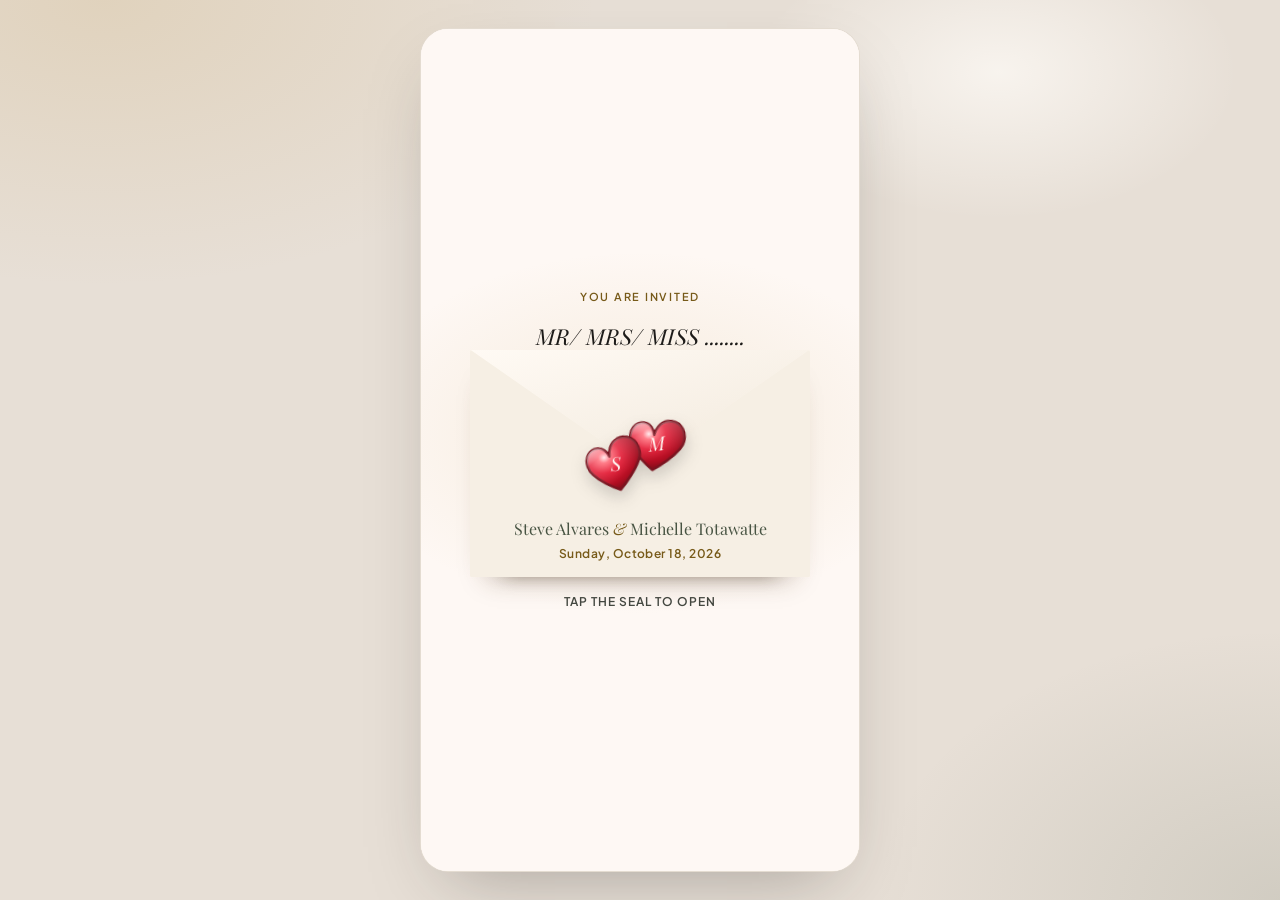
<file: index.html>
<!DOCTYPE html>
<html lang="en">
  <head>
    <meta charset="utf-8" />
    <meta name="viewport" content="width=device-width, initial-scale=1, viewport-fit=cover" />
    <title>Steve &amp; Michelle — Details</title>
    <meta name="description" content="You are invited to the engagement of Steve Alvares and Michelle Totawatte on Sunday, 18 October 2026 at Grandeeza." />
    <meta name="robots" content="noindex" />
    <meta name="theme-color" content="#fef8f4" />
    <link rel="icon" href="favicon.svg" type="image/svg+xml" />
    <link rel="preconnect" href="https://fonts.googleapis.com" />
    <link rel="preconnect" href="https://fonts.gstatic.com" crossorigin />
    <link href="https://fonts.googleapis.com/css2?family=Playfair+Display:ital,wght@0,400;0,500;0,600;0,700;1,400;1,500&amp;family=Plus+Jakarta+Sans:wght@400;500;600;700&amp;display=swap" rel="stylesheet" />
    <link href="https://fonts.googleapis.com/css2?family=Material+Symbols+Outlined:opsz,wght,FILL,GRAD@24,400,0,0&amp;display=swap" rel="stylesheet" />
    <link rel="stylesheet" href="css/styles.css" />
    <script>
      try {
        if (sessionStorage.getItem("si-opened") === "1" || location.search.indexOf("open=1") !== -1) {
          document.documentElement.classList.add("opened");
        }
      } catch (error) {}
    </script>
  </head>
  <body data-page="invite">
    <div class="desk">
      <div class="shell">
        <header class="topbar">
          <a class="brand" href="index.html">
            <img class="brand-mark" src="assets/rings.png" alt="" />
            <span class="brand-copy">
              <span class="brand-kicker" data-field="brand">Steve &amp; Michelle</span>
              <span class="brand-title">Details</span>
            </span>
          </a>
          <div class="top-actions">
            <button class="icon-btn" id="notice-btn" type="button" aria-label="Reply reminder" aria-expanded="false">
              <span class="material-symbols-outlined">notifications</span>
            </button>
            <div class="monogram-badge" data-field="mark">SM</div>
          </div>
          <p class="notice" id="notice" hidden data-field="notice">Kindly send your reply by October 16, 2026.</p>
        </header>

        <main class="main" id="main" tabindex="-1">
          <div class="stack">
            <div class="ribbon">
              <span class="chip">
                <span class="material-symbols-outlined">local_florist</span>
                <span data-field="city">Grandeeza</span>
              </span>
              <span class="year" data-field="year">2026</span>
            </div>

            <article class="frame">
              <div class="frame-inner">
                <img class="crest" src="assets/rings.png" alt="" />
                <p class="kicker" data-field="invitationKicker">Formal Invitation</p>
                <p class="guest-line" data-guest>MR/ MRS/ MISS ........</p>
                <p class="lead" data-field="invitationLead">You are invited to the engagement of</p>
                <h1 class="names">
                  <span data-field="personOne">Steve Alvares</span>
                  <span class="amp">&amp;</span>
                  <span data-field="personTwo">Michelle Totawatte</span>
                </h1>
                <p class="close" data-field="invitationClose">We invite you to join us on our special day. Let's celebrate love together!</p>
                <div class="medallion">
                  <div class="medallion-date" data-field="dateDisplay">Sunday, October 18, 2026</div>
                  <div class="medallion-place"><span data-field="city">Grandeeza</span></div>
                </div>
                <div class="portrait">
                  <img src="assets/grandeeza-grarden.jpg" alt="An illustrated gathering place at warm dusk" />
                  <div class="portrait-caption">
                    <div>
                      <span class="portrait-kicker" data-field="portraitKicker">Ceremony &amp; Lunch</span>
                      <p class="portrait-title" data-field="portraitTitle">Grandeeza</p>
                    </div>
                    <div class="heart" aria-hidden="true">
                      <span class="material-symbols-outlined">favorite</span>
                    </div>
                  </div>
                </div>
              </div>
            </article>

            <section class="card families" aria-label="The families">
              <p class="kicker" data-field="coupleKicker">The Families</p>
              <div class="family-row">
                <div class="family">
                  <h2 class="family-name" data-field="personOne">Steve Alvares</h2>
                  <p class="kin" data-field="personOneKin">Son of</p>
                  <p class="parent" data-field="personOneFather">Late Mr. Roy Alvares</p>
                  <p class="parent" data-field="personOneMother">Mrs. Manjula Perera</p>
                </div>
                <span class="family-amp" aria-hidden="true">&amp;</span>
                <div class="family">
                  <h2 class="family-name" data-field="personTwo">Michelle Totawatte</h2>
                  <p class="kin" data-field="personTwoKin">Daughter of</p>
                  <p class="parent" data-field="personTwoFather">Mr. Nishantha Totawatte</p>
                  <p class="parent" data-field="personTwoMother">Mrs. Hewamannage Manjula</p>
                </div>
              </div>
            </section>

            <section class="panel" aria-label="Countdown">
              <div class="panel-head">
                <h2 class="panel-title">
                  <span class="material-symbols-outlined">hourglass_top</span>
                  <span data-field="anticipation">The Anticipation</span>
                </h2>
                <span class="season-pill" data-field="seasonNote">Ceremony at 8:00 AM</span>
              </div>
              <div class="count-grid">
                <div class="count-cell">
                  <span class="count-num" id="count-days">—</span>
                  <span class="count-label">Days</span>
                </div>
                <div class="count-cell">
                  <span class="count-num" id="count-hours">—</span>
                  <span class="count-label">Hours</span>
                </div>
                <div class="count-cell">
                  <span class="count-num" id="count-mins">—</span>
                  <span class="count-label">Mins</span>
                </div>
              </div>
            </section>

            <section class="seal-block">
              <button class="wax" id="wax-seal" type="button" aria-expanded="false" aria-controls="itinerary">
                <span data-field="monogram">S &amp; M</span>
              </button>
              <h2 class="seal-title" data-field="sealTitle">Break the seal to reveal the order of events</h2>
              <p class="seal-copy" data-field="sealCopy">Tap the rings to unveil the ceremony and lunch.</p>
              <div class="itinerary" id="itinerary" hidden>
                <p class="itinerary-kicker"><span class="dot"></span> The order of the day</p>
                <div id="itinerary-list"></div>
              </div>
            </section>

            <section class="card venue">
              <div class="venue-photo">
                <img src="assets/grandeeza-grarden.jpg" alt="" />
                <span class="float-kicker" data-field="venueKicker">The Venue</span>
              </div>
              <div class="venue-body">
                <div class="venue-row">
                  <div class="venue-copy">
                    <h3 data-field="venueName">Grandeeza</h3>
                    <p data-field="venueAddress"></p>
                  </div>
                  <button class="icon-round" id="directions" type="button" aria-label="Open directions">
                    <span class="material-symbols-outlined">directions</span>
                  </button>
                </div>
              </div>
            </section>

            <section class="card rsvp-card">
              <p class="kicker" data-field="attention">Kind Attention Requested</p>
              <h2 class="section-title" data-field="confirmTitle">Kindly Confirm Your Attendance</h2>
              <p class="body" data-field="rsvpNote">Please honour us with your reply prior to October 16, 2026, so we can plan the tables and the menu.</p>
              <div class="actions">
                <a class="btn btn-primary" href="rsvp.html">
                  <span class="material-symbols-outlined">drafts</span>
                  <span data-field="rsvpButton">RSVP by October 16</span>
                </a>
                <button class="btn btn-quiet" id="add-calendar" type="button">
                  <span class="material-symbols-outlined">calendar_today</span>
                  <span>Add to Calendar</span>
                </button>
              </div>
              <p class="fine-print">
                <span class="material-symbols-outlined">lock</span>
                Replies are kept for the hosts
              </p>
            </section>
            <noscript><p class="form-error">JavaScript is needed for the countdown, the seal, and the calendar file.</p></noscript>
          </div>
        </main>

        <nav class="tabbar" aria-label="Invitation">
          <a href="index.html" aria-current="page">
            <svg class="tab-icon" viewBox="0 0 24 24" aria-hidden="true">
              <rect x="5" y="3" width="14" height="18" rx="1.6" fill="none" stroke="currentColor" stroke-width="1.7" />
              <path fill="none" stroke="currentColor" stroke-width="1.7" stroke-linecap="round" d="M8 8h8M8 12h8M8 16h5" />
            </svg>
            <span>Details</span>
          </a>
          <a href="rsvp.html">
            <svg class="tab-icon" viewBox="0 0 24 24" aria-hidden="true">
              <path fill="none" stroke="currentColor" stroke-width="1.7" stroke-linejoin="round" d="M3.5 7h17v10.5h-17z" />
              <path fill="none" stroke="currentColor" stroke-width="1.7" stroke-linecap="round" stroke-linejoin="round" d="m3.5 7.4 8.5 6 8.5-6" />
            </svg>
            <span>RSVP</span>
          </a>
          <a href="card.html">
            <svg class="tab-icon" viewBox="0 0 24 24" aria-hidden="true">
              <rect x="6.2" y="3" width="11.6" height="18" rx="1.4" fill="none" stroke="currentColor" stroke-width="1.7" />
              <path fill="none" stroke="currentColor" stroke-width="1.5" stroke-linejoin="round" d="M12 15.1c0 0-2.7-1.6-2.7-3.4 0-1 .8-1.7 1.6-1.7.6 0 1 .3 1.1.7.1-.4.5-.7 1.1-.7.8 0 1.6.7 1.6 1.7 0 1.8-2.7 3.4-2.7 3.4z" />
            </svg>
            <span>Invitation</span>
          </a>
        </nav>

        <div class="envelope" id="envelope">
          <div class="mail">
            <p class="kicker">You are invited</p>
            <p class="guest-line" data-guest>MR/ MRS/ MISS ........</p>
            <div class="mail-scene">
              <div class="env">
                <div class="env-back"></div>
                <div class="env-letter" aria-hidden="true">
                  <p class="env-letter-kicker">Together with their families</p>
                  <p class="env-letter-names">
                    <span data-field="personOne">Steve Alvares</span>
                    <em>&amp;</em>
                    <span data-field="personTwo">Michelle Totawatte</span>
                  </p>
                </div>
                <div class="env-pocket">
                  <p class="env-who">
                    <span data-field="personOne">Steve Alvares</span>
                    <em>&amp;</em>
                    <span data-field="personTwo">Michelle Totawatte</span>
                  </p>
                  <p class="env-when" data-field="dateDisplay">Sunday, October 18, 2026</p>
                </div>
                <div class="env-flap">
                  <div class="env-flap-face env-flap-out"></div>
                  <div class="env-flap-face env-flap-in"></div>
                </div>
                <button class="seal-btn" id="open-seal" type="button" aria-label="Open the envelope">
                  <svg class="wax-heart" viewBox="0 0 148 108" aria-hidden="true">
                    <defs>
                      <radialGradient id="heart-red" cx="34%" cy="28%" r="78%">
                        <stop offset="0" stop-color="#ffe8ea" />
                        <stop offset="0.14" stop-color="#ff6674" />
                        <stop offset="0.4" stop-color="#e31832" />
                        <stop offset="0.72" stop-color="#b10e22" />
                        <stop offset="1" stop-color="#6d0c16" />
                      </radialGradient>
                      <linearGradient id="heart-gloss" x1="0.15" y1="0" x2="0.5" y2="0.78">
                        <stop offset="0" stop-color="#ffffff" stop-opacity="0.78" />
                        <stop offset="0.32" stop-color="#ffffff" stop-opacity="0.2" />
                        <stop offset="1" stop-color="#ffffff" stop-opacity="0" />
                      </linearGradient>
                    </defs>
                    <g class="pair-heart" transform="translate(58 2) rotate(10 36 32)">
                      <path d="M36 68C36 68 6 46 6 28C6 15 15 7 26 10C32 12 35 18 36 24C37 18 42 8 52 6C66 4 76 14 74 30C72 46 36 68 36 68Z" />
                      <path class="heart-gloss" d="M36 68C36 68 6 46 6 28C6 15 15 7 26 10C32 12 35 18 36 24C37 18 42 8 52 6C66 4 76 14 74 30C72 46 36 68 36 68Z" />
                      <text class="heart-letter" x="40" y="44" text-anchor="middle" transform="rotate(-10 40 38)">M</text>
                    </g>
                    <g class="pair-heart" transform="translate(2 22) rotate(-12 36 32)">
                      <path d="M36 68C36 68 6 46 6 28C6 15 15 7 26 10C32 12 35 18 36 24C37 18 42 8 52 6C66 4 76 14 74 30C72 46 36 68 36 68Z" />
                      <path class="heart-gloss" d="M36 68C36 68 6 46 6 28C6 15 15 7 26 10C32 12 35 18 36 24C37 18 42 8 52 6C66 4 76 14 74 30C72 46 36 68 36 68Z" />
                      <text class="heart-letter" x="40" y="44" text-anchor="middle" transform="rotate(12 40 38)">S</text>
                    </g>
                  </svg>
                </button>
              </div>
            </div>
            <p class="hint">Tap the seal to open</p>
          </div>
        </div>
      </div>
    </div>
    <script src="js/wedding.js"></script>
    <script src="js/ui.js"></script>
    <script src="js/invite.js"></script>
  </body>
</html>
</file>
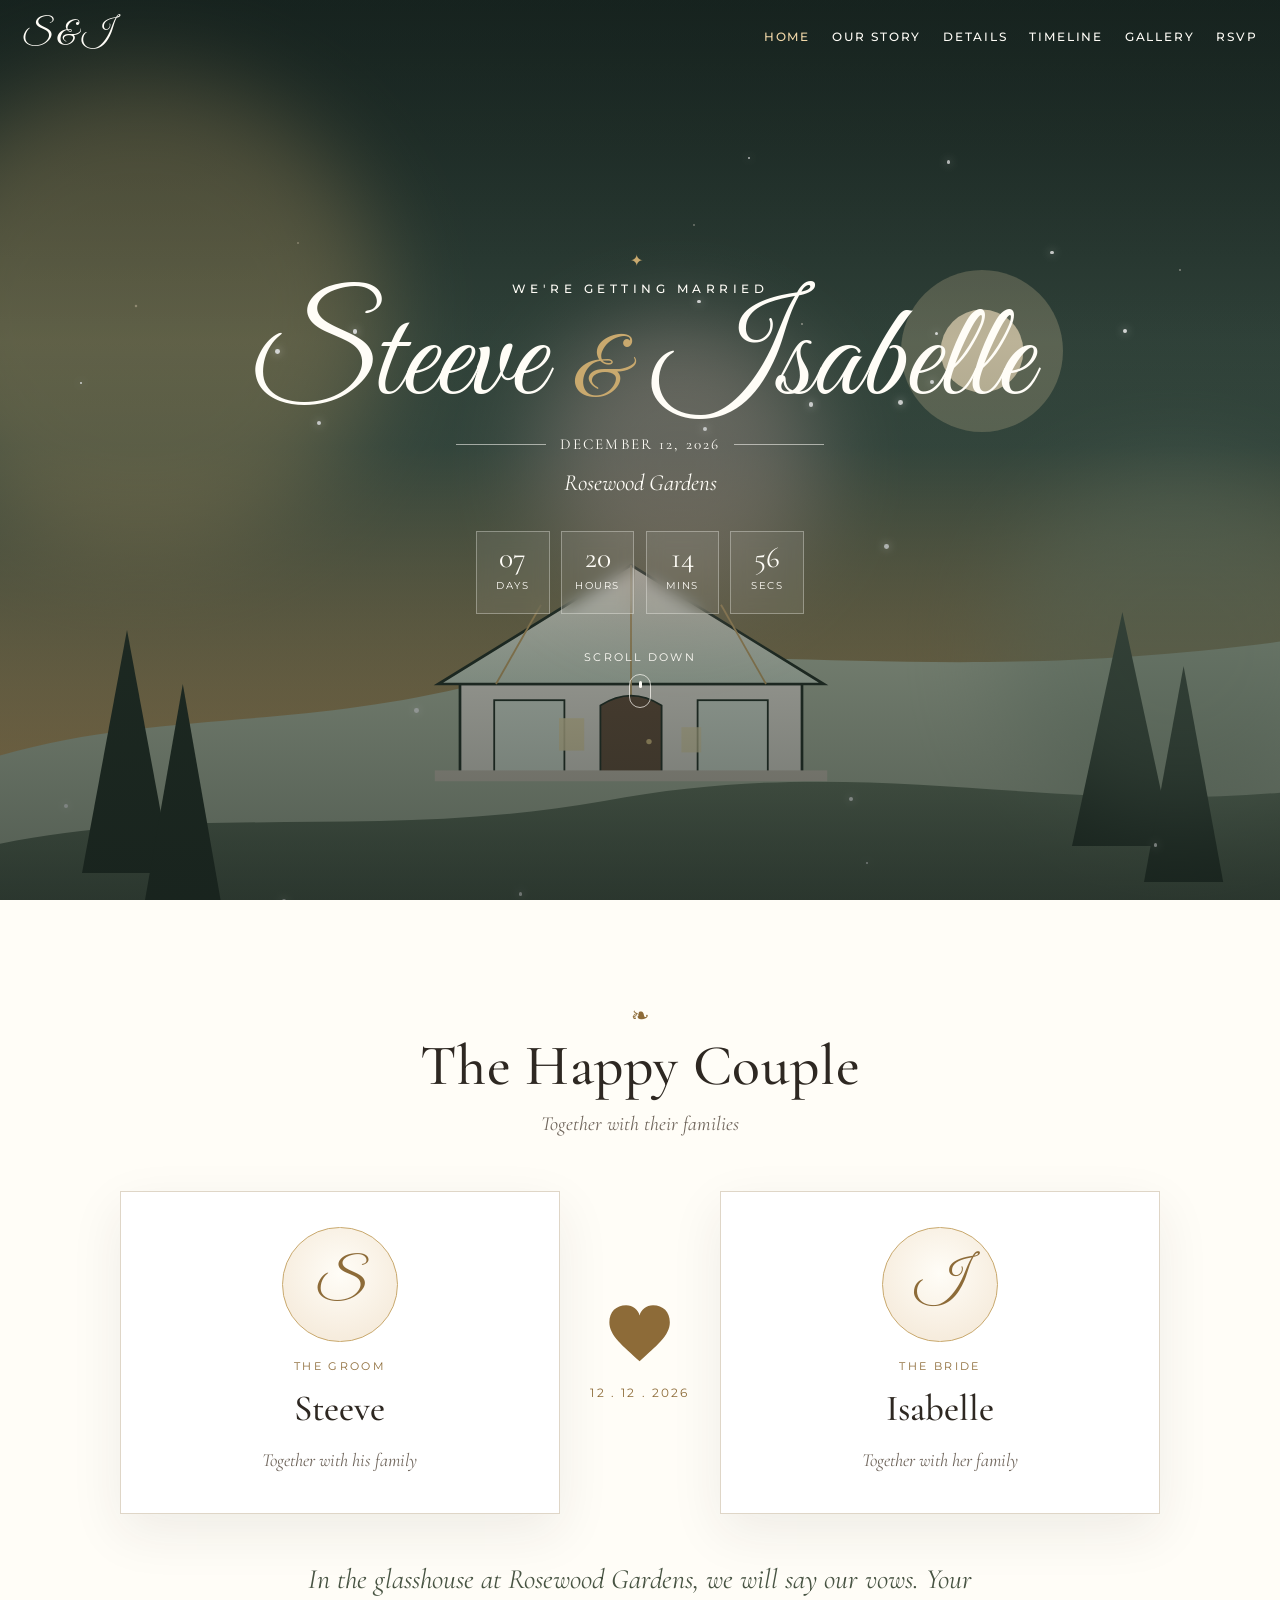
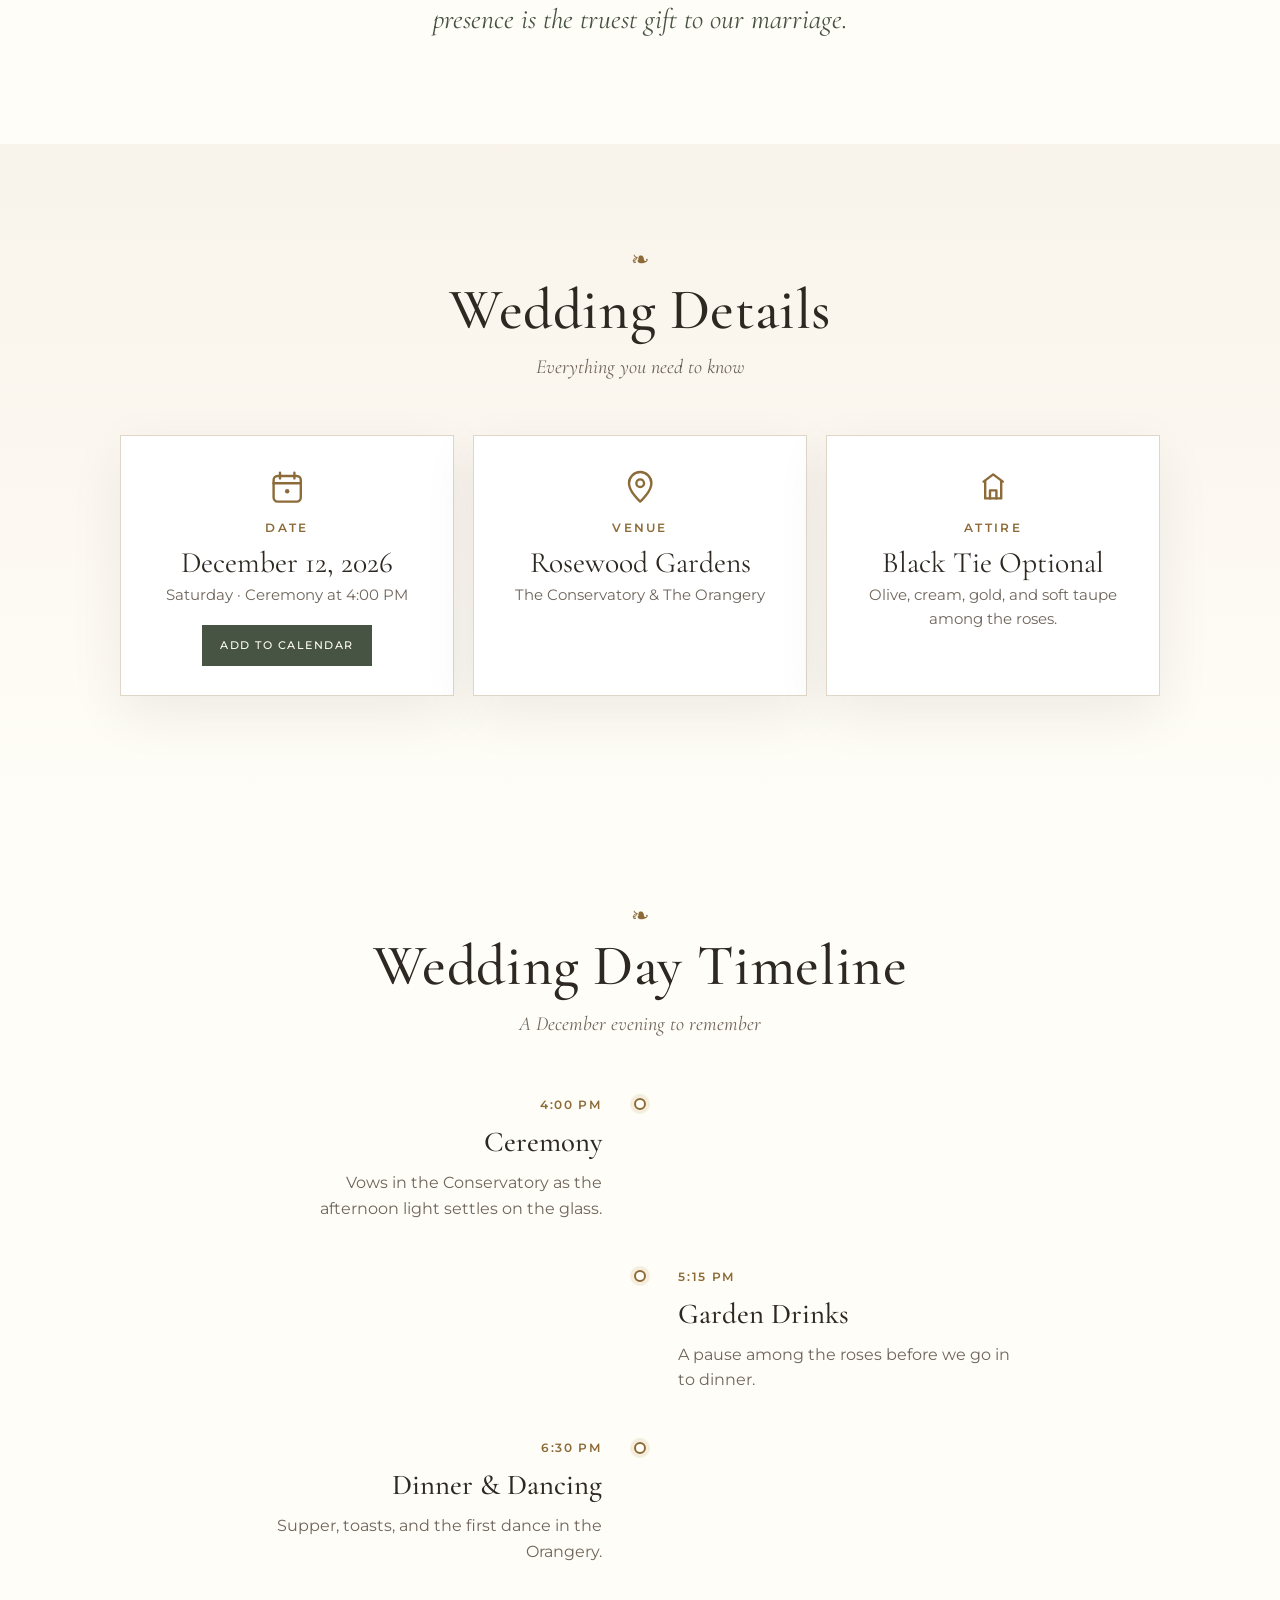
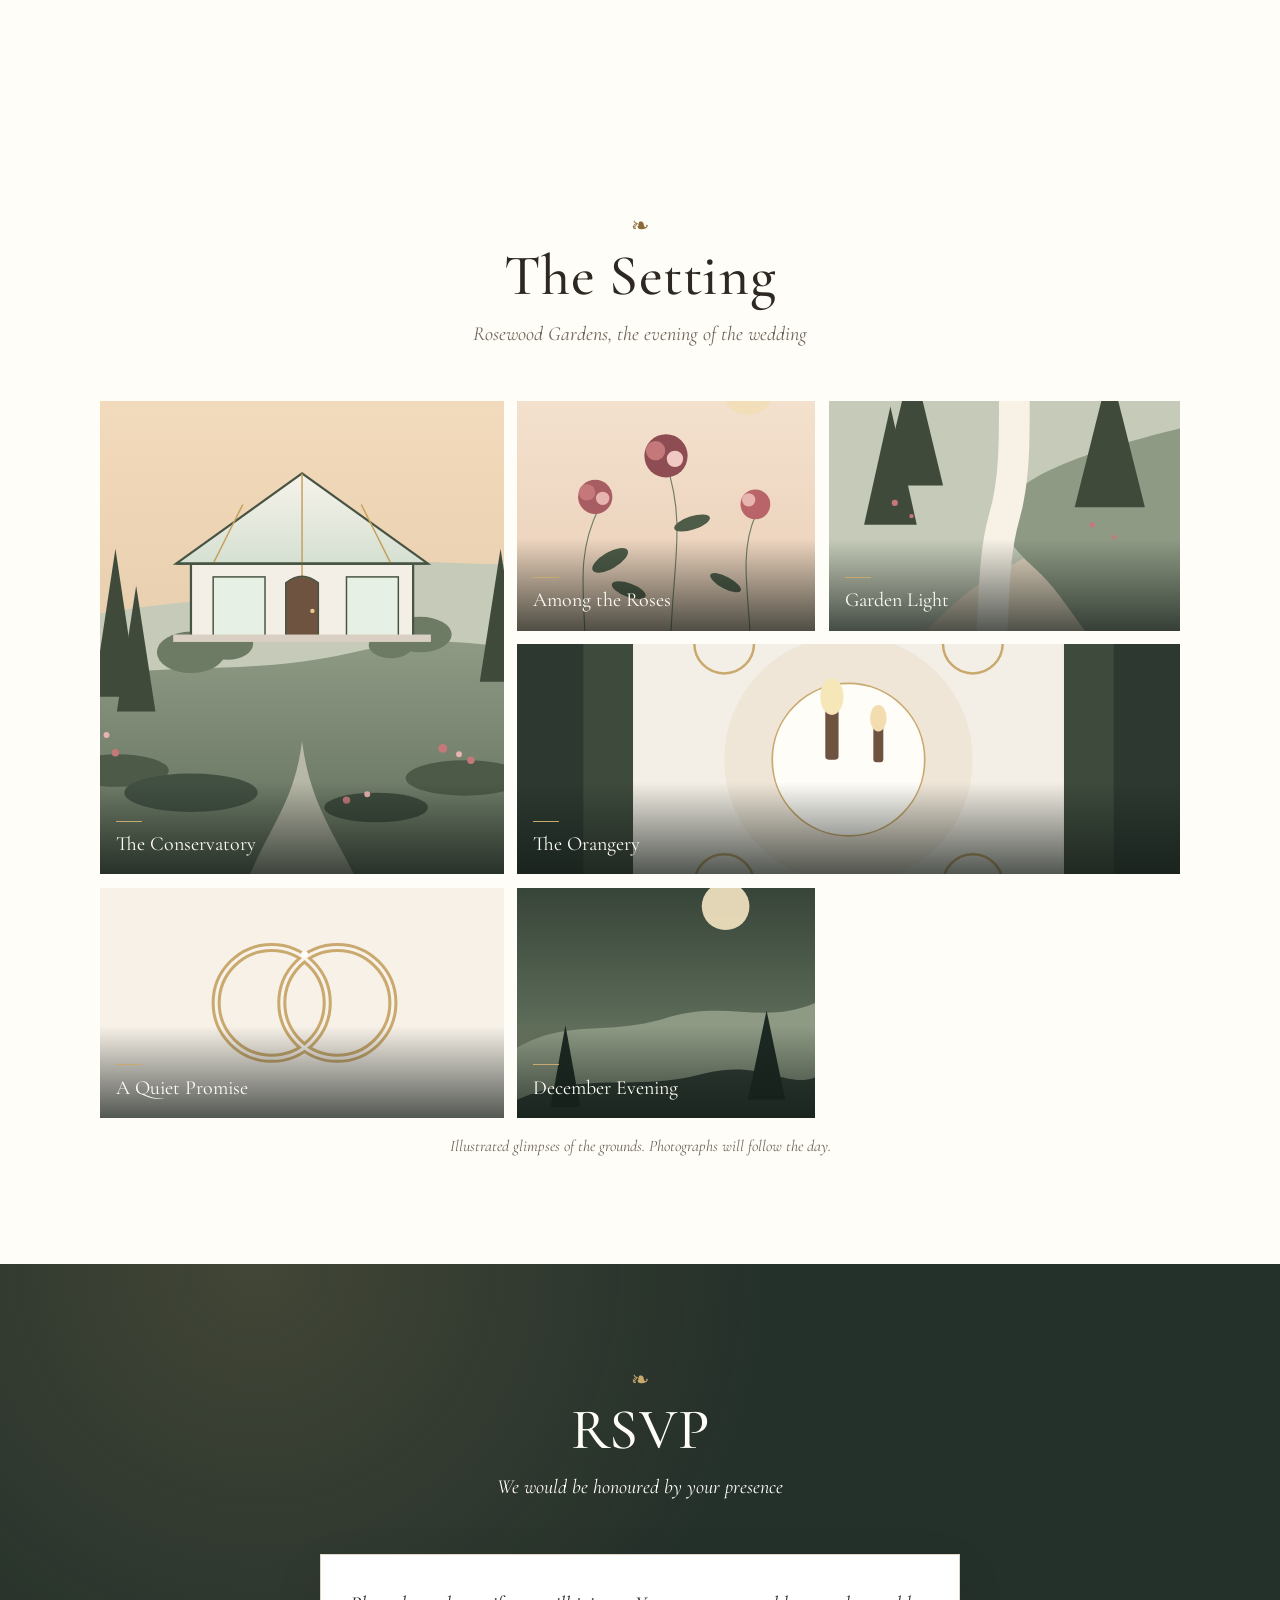
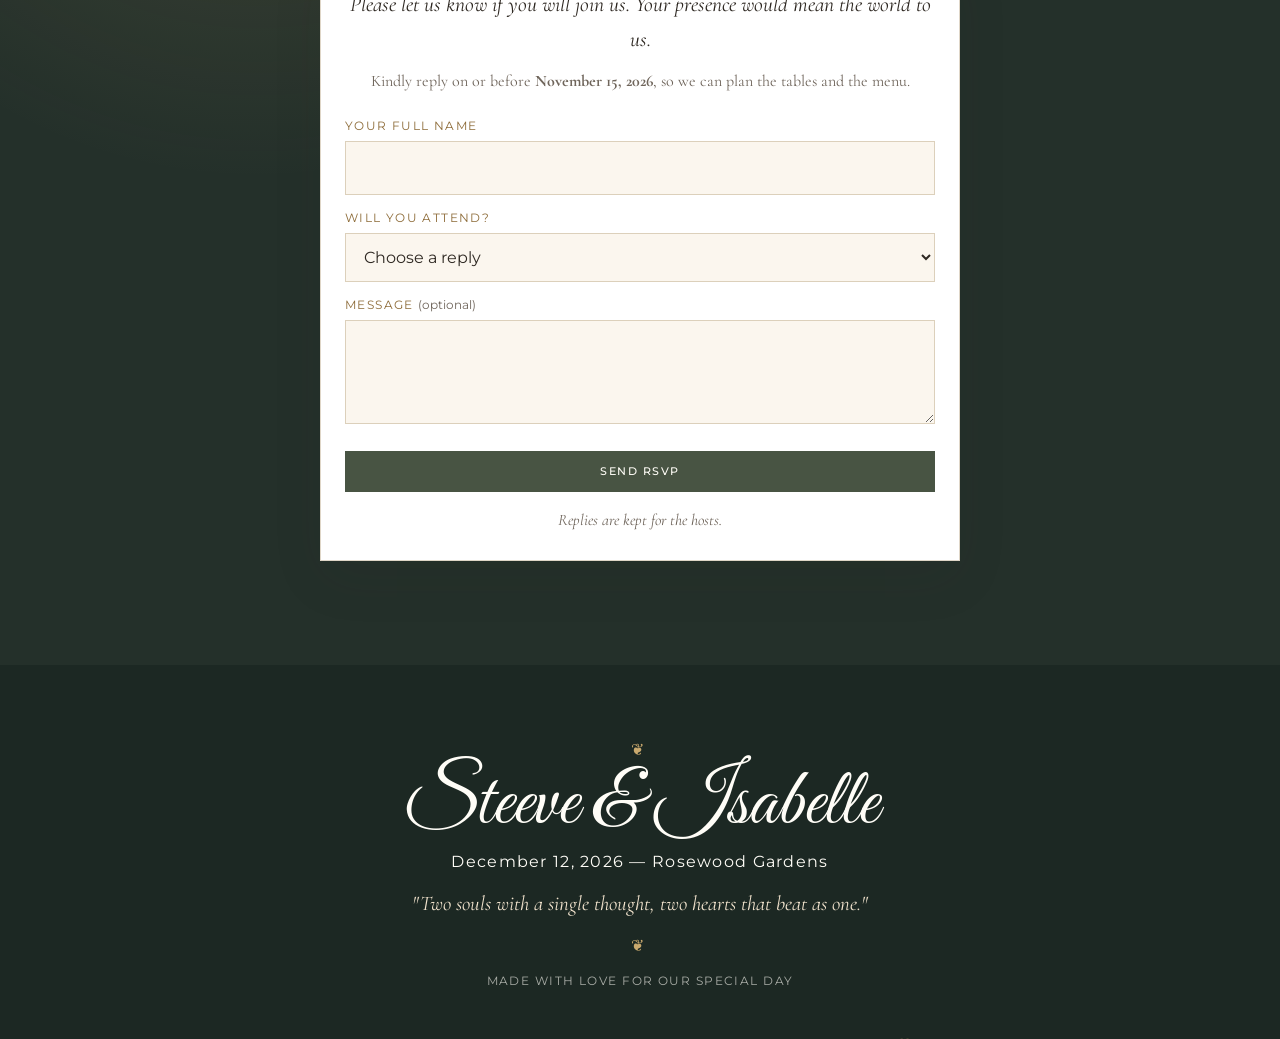
<file: backup2/index.html>
<!DOCTYPE html>
<html lang="en">
  <head>
    <meta charset="UTF-8" />
    <meta name="viewport" content="width=device-width, initial-scale=1.0, viewport-fit=cover" />
    <meta name="color-scheme" content="light" />
    <meta name="theme-color" content="#1c2823" />
    <meta name="robots" content="noindex" />
    <meta
      name="description"
      content="You are invited to the wedding of Steeve and Isabelle on Saturday, 12 December 2026 at Rosewood Gardens."
    />
    <title>Steeve &amp; Isabelle | Wedding — December 12, 2026</title>
    <link rel="icon" href="favicon.svg" type="image/svg+xml" />
    <link rel="preconnect" href="https://fonts.googleapis.com" />
    <link rel="preconnect" href="https://fonts.gstatic.com" crossorigin />
    <link
      href="https://fonts.googleapis.com/css2?family=Great+Vibes&family=Cormorant+Garamond:ital,wght@0,400;0,500;0,600;1,400;1,500&family=Montserrat:wght@300;400;500;600&display=swap"
      rel="stylesheet"
    />
    <link rel="stylesheet" href="styles.css" />
    <script>document.documentElement.classList.add("js");</script>
  </head>
  <body>
    <a class="skip-link" href="#home">Skip to invitation</a>

    <div class="preloader" id="preloader">
      <div class="preloader-inner">
        <svg class="preloader-rings" viewBox="0 0 130 78" fill="none" aria-hidden="true">
          <circle class="ring ring-1" cx="48" cy="39" r="27"></circle>
          <circle class="ring ring-2" cx="82" cy="39" r="27"></circle>
        </svg>
        <p class="preloader-names">Steeve &amp; Isabelle</p>
        <p class="preloader-date">12 . 12 . 2026</p>
      </div>
    </div>

    <div class="scroll-progress" id="scrollProgress"></div>
    <div class="petals-container" id="petals" aria-hidden="true"></div>

    <nav class="navbar" id="navbar">
      <a class="nav-logo" href="#home">S &amp; I</a>
      <button class="nav-toggle" id="navToggle" type="button" aria-label="Toggle navigation" aria-expanded="false" aria-controls="navLinks">
        <span></span><span></span><span></span>
      </button>
      <ul class="nav-links" id="navLinks">
        <li><a href="#home">Home</a></li>
        <li><a href="#couple">Our Story</a></li>
        <li><a href="#details">Details</a></li>
        <li><a href="#timeline">Timeline</a></li>
        <li><a href="#gallery">Gallery</a></li>
        <li><a href="#rsvp">RSVP</a></li>
      </ul>
    </nav>

    <header class="hero" id="home">
      <div class="hero-photo" aria-hidden="true">
        <img src="assets/hero.svg" alt="" fetchpriority="high" decoding="async" />
      </div>
      <div class="hero-aurora" aria-hidden="true">
        <span class="aurora-blob aurora-1"></span>
        <span class="aurora-blob aurora-2"></span>
        <span class="aurora-blob aurora-3"></span>
      </div>
      <div class="hero-sparkles" id="heroSparkles" aria-hidden="true"></div>
      <div class="hero-overlay"></div>
      <div class="hero-content">
        <div class="hero-ornament" aria-hidden="true">✦</div>
        <p class="hero-subtitle">We're Getting Married</p>
        <h1 class="hero-names">
          <span class="groom-name">Steeve</span>
          <span class="ampersand">&amp;</span>
          <span class="bride-name">Isabelle</span>
        </h1>
        <div class="hero-date-line">
          <span class="line"></span>
          <span class="date-text">December 12, 2026</span>
          <span class="line"></span>
        </div>
        <p class="hero-venue">Rosewood Gardens</p>
        <div class="countdown" id="countdown" data-start="2026-12-12T16:00:00" data-end="2026-12-12T23:30:00"></div>
        <a href="#couple" class="scroll-down">
          <span>Scroll Down</span>
          <span class="scroll-mouse" aria-hidden="true"><span class="scroll-wheel"></span></span>
        </a>
      </div>
    </header>

    <section class="section couple-section" id="couple">
      <div class="section-header" data-animate>
        <span class="section-ornament" aria-hidden="true">❧</span>
        <h2 class="section-title">The Happy Couple</h2>
        <p class="section-subtitle">Together with their families</p>
      </div>

      <div class="couple-container">
        <article class="couple-card" data-animate>
          <div class="couple-monogram" aria-hidden="true">S</div>
          <p class="couple-role">The groom</p>
          <h3 class="couple-name">Steeve</h3>
          <p class="couple-note">Together with his family</p>
        </article>

        <div class="couple-heart" data-animate>
          <div class="heart-icon" aria-hidden="true">
            <svg viewBox="0 0 100 100" class="heart-svg">
              <path d="M50,88 C25,65 5,50 5,30 C5,15 15,5 30,5 C40,5 48,12 50,20 C52,12 60,5 70,5 C85,5 95,15 95,30 C95,50 75,65 50,88Z" fill="currentColor"></path>
            </svg>
          </div>
          <p class="couple-date">12 . 12 . 2026</p>
        </div>

        <article class="couple-card" data-animate>
          <div class="couple-monogram" aria-hidden="true">I</div>
          <p class="couple-role">The bride</p>
          <h3 class="couple-name">Isabelle</h3>
          <p class="couple-note">Together with her family</p>
        </article>
      </div>

      <blockquote class="honor" data-animate>
        <p>In the glasshouse at Rosewood Gardens, we will say our vows. Your presence is the truest gift to our marriage.</p>
      </blockquote>
    </section>

    <section class="section story-section" id="details">
      <div class="section-header" data-animate>
        <span class="section-ornament" aria-hidden="true">❧</span>
        <h2 class="section-title">Wedding Details</h2>
        <p class="section-subtitle">Everything you need to know</p>
      </div>

      <div class="details-container">
        <article class="detail-card" data-animate>
          <div class="detail-icon" aria-hidden="true">
            <svg viewBox="0 0 24 24" fill="none" stroke="currentColor" stroke-width="1.5" stroke-linecap="round" stroke-linejoin="round">
              <rect x="3.5" y="5" width="17" height="16" rx="2.5"></rect>
              <line x1="3.5" y1="9.5" x2="20.5" y2="9.5"></line>
              <line x1="7.5" y1="3" x2="7.5" y2="6.5"></line>
              <line x1="16.5" y1="3" x2="16.5" y2="6.5"></line>
              <circle cx="12" cy="14.5" r="1.4" fill="currentColor" stroke="none"></circle>
            </svg>
          </div>
          <h3>Date</h3>
          <p class="detail-main">December 12, 2026</p>
          <p class="detail-sub">Saturday · Ceremony at 4:00 PM</p>
          <a href="wedding.ics" class="calendar-btn" download>Add to Calendar</a>
        </article>

        <article class="detail-card" data-animate>
          <div class="detail-icon" aria-hidden="true">
            <svg viewBox="0 0 24 24" fill="none" stroke="currentColor" stroke-width="1.5" stroke-linecap="round" stroke-linejoin="round">
              <path d="M12 21s-7-6.2-7-11.5A7 7 0 0 1 19 9.5C19 14.8 12 21 12 21Z"></path>
              <circle cx="12" cy="9.5" r="2.4"></circle>
            </svg>
          </div>
          <h3>Venue</h3>
          <a
            class="venue-link"
            href="https://www.google.com/maps/search/?api=1&amp;query=Rosewood%20Gardens"
            target="_blank"
            rel="noopener noreferrer"
          >
            <p class="detail-main">Rosewood Gardens</p>
            <p class="detail-sub">The Conservatory &amp; The Orangery</p>
          </a>
        </article>

        <article class="detail-card" data-animate>
          <div class="detail-icon" aria-hidden="true">
            <svg viewBox="0 0 24 24" fill="none" stroke="currentColor" stroke-width="1.5" stroke-linecap="round" stroke-linejoin="round">
              <path d="M6 8.5 12 4l6 4.5"></path>
              <path d="M7 8.5 V19h10V8.5"></path>
              <path d="M10 19v-5h4v5"></path>
            </svg>
          </div>
          <h3>Attire</h3>
          <p class="detail-main">Black Tie Optional</p>
          <p class="detail-sub">Olive, cream, gold, and soft taupe among the roses.</p>
        </article>
      </div>
    </section>

    <section class="section timeline-section" id="timeline">
      <div class="section-header" data-animate>
        <span class="section-ornament" aria-hidden="true">❧</span>
        <h2 class="section-title">Wedding Day Timeline</h2>
        <p class="section-subtitle">A December evening to remember</p>
      </div>

      <div class="timeline">
        <article class="timeline-item" data-animate>
          <div class="timeline-dot"></div>
          <div class="timeline-content">
            <span class="timeline-time">4:00 PM</span>
            <h3>Ceremony</h3>
            <p>Vows in the Conservatory as the afternoon light settles on the glass.</p>
          </div>
        </article>
        <article class="timeline-item" data-animate>
          <div class="timeline-dot"></div>
          <div class="timeline-content">
            <span class="timeline-time">5:15 PM</span>
            <h3>Garden Drinks</h3>
            <p>A pause among the roses before we go in to dinner.</p>
          </div>
        </article>
        <article class="timeline-item" data-animate>
          <div class="timeline-dot"></div>
          <div class="timeline-content">
            <span class="timeline-time">6:30 PM</span>
            <h3>Dinner &amp; Dancing</h3>
            <p>Supper, toasts, and the first dance in the Orangery.</p>
          </div>
        </article>
        <div class="timeline-progress" id="timelineProgress"></div>
      </div>
    </section>

    <section class="section gallery-section" id="gallery">
      <div class="section-header" data-animate>
        <span class="section-ornament" aria-hidden="true">❧</span>
        <h2 class="section-title">The Setting</h2>
        <p class="section-subtitle">Rosewood Gardens, the evening of the wedding</p>
      </div>

      <div class="gallery-grid">
        <button class="gallery-item gi-1" type="button" data-animate>
          <figure class="gallery-photo">
            <img src="assets/conservatory.svg" alt="A glass conservatory in a rose garden at dusk" />
            <figcaption>
              <span class="caption-line"></span>
              <p>The Conservatory</p>
            </figcaption>
          </figure>
        </button>
        <button class="gallery-item gi-2" type="button" data-animate>
          <figure class="gallery-photo">
            <img src="assets/roses.svg" alt="Blush roses against a warm evening sky" />
            <figcaption>
              <span class="caption-line"></span>
              <p>Among the Roses</p>
            </figcaption>
          </figure>
        </button>
        <button class="gallery-item gi-3" type="button" data-animate>
          <figure class="gallery-photo">
            <img src="assets/path.svg" alt="A pale garden path between olive trees" />
            <figcaption>
              <span class="caption-line"></span>
              <p>Garden Light</p>
            </figcaption>
          </figure>
        </button>
        <button class="gallery-item gi-4" type="button" data-animate>
          <figure class="gallery-photo">
            <img src="assets/table.svg" alt="A candlelit table in the orangery" />
            <figcaption>
              <span class="caption-line"></span>
              <p>The Orangery</p>
            </figcaption>
          </figure>
        </button>
        <button class="gallery-item gi-5" type="button" data-animate>
          <figure class="gallery-photo">
            <img src="assets/rings.svg" alt="Two gold rings on linen" />
            <figcaption>
              <span class="caption-line"></span>
              <p>A Quiet Promise</p>
            </figcaption>
          </figure>
        </button>
        <button class="gallery-item gi-6" type="button" data-animate>
          <figure class="gallery-photo">
            <img src="assets/evening.svg" alt="December evening over the garden hills" />
            <figcaption>
              <span class="caption-line"></span>
              <p>December Evening</p>
            </figcaption>
          </figure>
        </button>
      </div>
      <p class="gallery-note">Illustrated glimpses of the grounds. Photographs will follow the day.</p>
    </section>

    <section class="section rsvp-section" id="rsvp">
      <div class="section-header" data-animate>
        <span class="section-ornament light" aria-hidden="true">❧</span>
        <h2 class="section-title light">RSVP</h2>
        <p class="section-subtitle light">We would be honoured by your presence</p>
      </div>

      <div class="rsvp-container">
        <div class="rsvp-card" data-animate>
          <p class="rsvp-message">
            Please let us know if you will join us. Your presence would mean the world to us.
          </p>
          <p class="rsvp-deadline">
            Kindly reply on or before <strong>November 15, 2026</strong>, so we can plan the tables and the menu.
          </p>

          <form class="rsvp-form" id="rsvpForm">
            <div class="form-group">
              <label for="guestName">Your full name</label>
              <input type="text" id="guestName" name="name" autocomplete="name" required maxlength="80" />
            </div>
            <div class="form-group">
              <label for="attending">Will you attend?</label>
              <select id="attending" name="attending" required>
                <option value="" selected disabled>Choose a reply</option>
                <option value="yes">Joyfully accept</option>
                <option value="no">Regretfully decline</option>
              </select>
            </div>
            <div class="form-group">
              <label for="message">Message <span class="optional">(optional)</span></label>
              <textarea id="message" name="message" rows="3" maxlength="500"></textarea>
            </div>
            <button type="submit" class="rsvp-submit">
              <span>Send RSVP</span>
            </button>
          </form>
          <p class="rsvp-note">Replies are kept for the hosts.</p>
        </div>
      </div>
    </section>

    <footer class="footer">
      <div class="footer-hearts" id="footerHearts" aria-hidden="true"></div>
      <div class="footer-content" data-animate>
        <div class="footer-ornament" aria-hidden="true">❦</div>
        <h2 class="footer-names">Steeve &amp; Isabelle</h2>
        <p class="footer-date">December 12, 2026 — Rosewood Gardens</p>
        <p class="footer-message">"Two souls with a single thought, two hearts that beat as one."</p>
        <div class="footer-ornament" aria-hidden="true">❦</div>
        <p class="footer-copyright">Made with love for our special day</p>
      </div>
    </footer>

    <button class="back-to-top" id="backToTop" type="button" aria-label="Back to top">
      <span aria-hidden="true">↑</span>
    </button>

    <div class="lightbox" id="lightbox" role="dialog" aria-modal="true" aria-label="Illustration viewer" hidden>
      <button class="lightbox-close" id="lightboxClose" type="button" aria-label="Close">×</button>
      <button class="lightbox-arrow lightbox-prev" id="lightboxPrev" type="button" aria-label="Previous illustration">❮</button>
      <figure class="lightbox-figure">
        <img id="lightboxImage" alt="" />
        <figcaption id="lightboxCaption"></figcaption>
        <p class="lightbox-counter" id="lightboxCounter"></p>
      </figure>
      <button class="lightbox-arrow lightbox-next" id="lightboxNext" type="button" aria-label="Next illustration">❯</button>
    </div>

    <div class="toast" id="toast" role="status" aria-live="polite"></div>

    <script src="script.js"></script>
  </body>
</html>
</file>
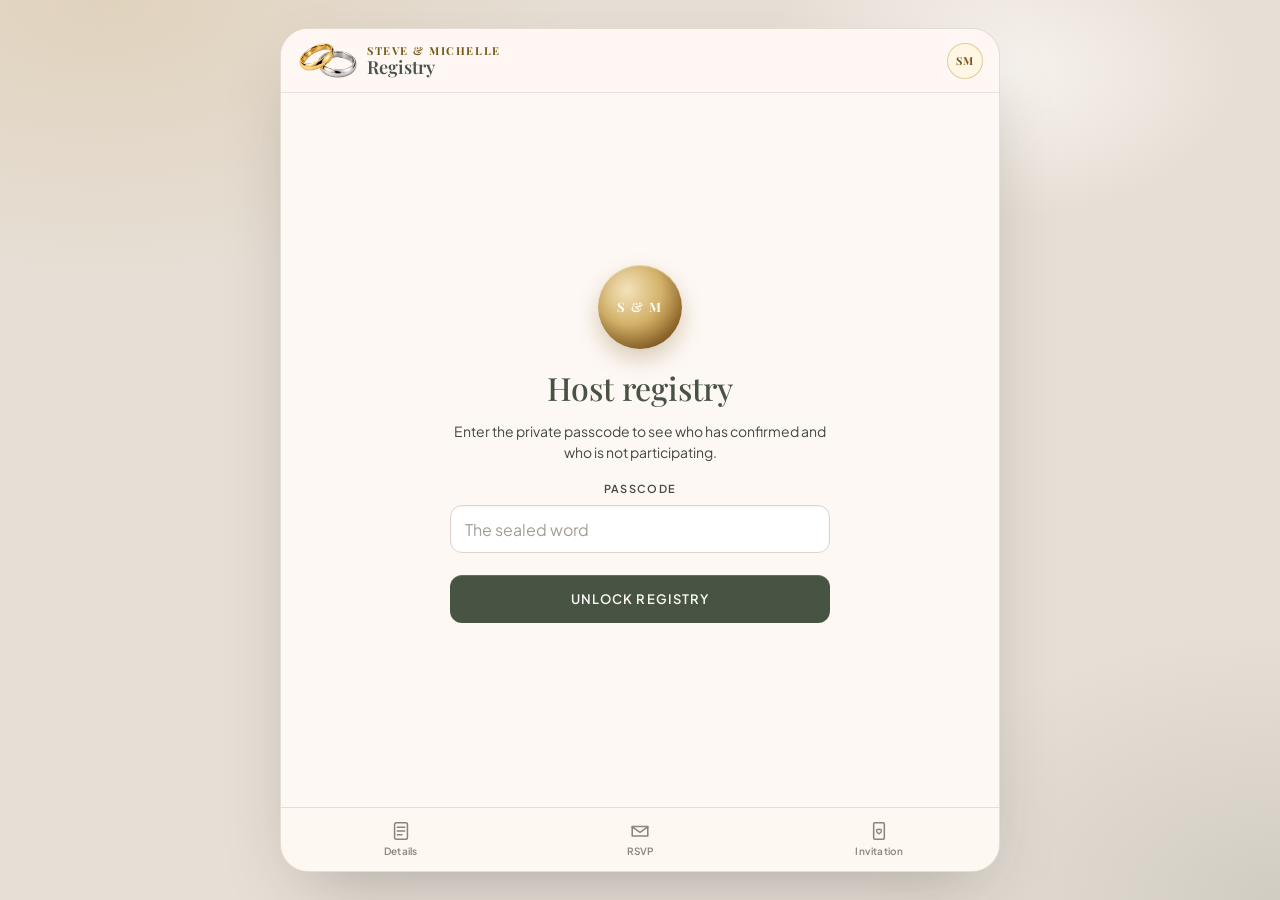
<file: admin.html>
<!DOCTYPE html>
<html lang="en">
  <head>
    <meta charset="utf-8" />
    <meta name="viewport" content="width=device-width, initial-scale=1, viewport-fit=cover" />
    <title>Steve &amp; Michelle — Registry</title>
    <meta name="description" content="Host registry for confirmed guests and those unable to attend." />
    <meta name="robots" content="noindex" />
    <meta name="theme-color" content="#fef8f4" />
    <link rel="icon" href="favicon.svg" type="image/svg+xml" />
    <link rel="preconnect" href="https://fonts.googleapis.com" />
    <link rel="preconnect" href="https://fonts.gstatic.com" crossorigin />
    <link href="https://fonts.googleapis.com/css2?family=Playfair+Display:ital,wght@0,400;0,500;0,600;0,700;1,400;1,500&amp;family=Plus+Jakarta+Sans:wght@400;500;600;700&amp;display=swap" rel="stylesheet" />
    <link href="https://fonts.googleapis.com/css2?family=Material+Symbols+Outlined:opsz,wght,FILL,GRAD@24,400,0,0&amp;display=swap" rel="stylesheet" />
    <link rel="stylesheet" href="css/styles.css" />
  </head>
  <body data-page="admin">
    <div class="desk">
      <div class="shell shell-wide">
        <header class="topbar">
          <a class="brand" href="index.html">
            <img class="brand-mark" src="assets/rings.png" alt="" />
            <span class="brand-copy">
              <span class="brand-kicker" data-field="brand">Steve &amp; Michelle</span>
              <span class="brand-title">Registry</span>
            </span>
          </a>
          <div class="top-actions">
            <div class="monogram-badge" data-field="mark">SM</div>
          </div>
        </header>

        <main class="main" id="main" tabindex="-1">
          <section class="gate" id="gate">
            <div class="gate-card">
              <div class="wax wax-static" aria-hidden="true"><span data-field="monogram">S &amp; M</span></div>
              <h1>Host registry</h1>
              <p>Enter the private passcode to see who has confirmed and who is not participating.</p>
              <form id="gate-form" class="stack" style="padding:0">
                <label class="field">
                  <span class="field-label" for="passcode">Passcode</span>
                  <input class="input" id="passcode" type="password" autocomplete="current-password" placeholder="The sealed word" />
                </label>
                <p class="form-error" id="gate-error" role="alert" hidden></p>
                <button class="btn btn-primary" type="submit">Unlock registry</button>
              </form>
            </div>
          </section>

          <section class="stack" id="registry" hidden>
            <div class="registry-head">
              <h1 class="registry-title">Guest registry</h1>
              <button class="linkish" id="lock" type="button">Lock</button>
            </div>
            <div class="stats">
              <div class="stat yes">
                <span class="stat-num" id="count-yes">0</span>
                <span class="stat-label">Confirmed</span>
              </div>
              <div class="stat no">
                <span class="stat-num" id="count-no">0</span>
                <span class="stat-label">Not coming</span>
              </div>
              <div class="stat">
                <span class="stat-num" id="count-seats">0</span>
                <span class="stat-label">Seats</span>
              </div>
            </div>
            <div class="toolbar">
              <div class="filters" role="group" aria-label="Filter replies">
                <button class="filter" type="button" data-filter="all" aria-pressed="true">All</button>
                <button class="filter" type="button" data-filter="yes" aria-pressed="false">Confirmed</button>
                <button class="filter" type="button" data-filter="no" aria-pressed="false">Not participating</button>
              </div>
              <label class="input-wrap">
                <span class="material-symbols-outlined">search</span>
                <input class="input" id="search" type="search" placeholder="Search a name or a note" />
              </label>
              <button class="btn btn-quiet" id="export" type="button">
                <span class="material-symbols-outlined">download</span>
                Download CSV
              </button>
            </div>
            <p class="mode-banner" id="mode-banner"></p>
            <div id="guest-list"></div>
          </section>
        </main>

        <nav class="tabbar" aria-label="Invitation">
          <a href="index.html">
            <svg class="tab-icon" viewBox="0 0 24 24" aria-hidden="true">
              <rect x="5" y="3" width="14" height="18" rx="1.6" fill="none" stroke="currentColor" stroke-width="1.7" />
              <path fill="none" stroke="currentColor" stroke-width="1.7" stroke-linecap="round" d="M8 8h8M8 12h8M8 16h5" />
            </svg>
            <span>Details</span>
          </a>
          <a href="rsvp.html">
            <svg class="tab-icon" viewBox="0 0 24 24" aria-hidden="true">
              <path fill="none" stroke="currentColor" stroke-width="1.7" stroke-linejoin="round" d="M3.5 7h17v10.5h-17z" />
              <path fill="none" stroke="currentColor" stroke-width="1.7" stroke-linecap="round" stroke-linejoin="round" d="m3.5 7.4 8.5 6 8.5-6" />
            </svg>
            <span>RSVP</span>
          </a>
          <a href="card.html">
            <svg class="tab-icon" viewBox="0 0 24 24" aria-hidden="true">
              <rect x="6.2" y="3" width="11.6" height="18" rx="1.4" fill="none" stroke="currentColor" stroke-width="1.7" />
              <path fill="none" stroke="currentColor" stroke-width="1.5" stroke-linejoin="round" d="M12 15.1c0 0-2.7-1.6-2.7-3.4 0-1 .8-1.7 1.6-1.7.6 0 1 .3 1.1.7.1-.4.5-.7 1.1-.7.8 0 1.6.7 1.6 1.7 0 1.8-2.7 3.4-2.7 3.4z" />
            </svg>
            <span>Invitation</span>
          </a>
        </nav>

        <div class="modal" id="confirm-modal" hidden>
          <div class="modal-card" role="dialog" aria-modal="true" aria-labelledby="confirm-title">
            <h3 id="confirm-title">Remove this reply?</h3>
            <p id="confirm-copy">This takes the guest off the registry.</p>
            <div class="modal-actions">
              <button class="btn btn-quiet" id="confirm-no" type="button">Keep</button>
              <button class="btn btn-danger" id="confirm-yes" type="button">Remove</button>
            </div>
          </div>
        </div>
      </div>
    </div>
    <script src="js/wedding.js"></script>
    <script src="js/store.js"></script>
    <script src="js/ui.js"></script>
    <script src="js/admin.js"></script>
  </body>
</html>
</file>
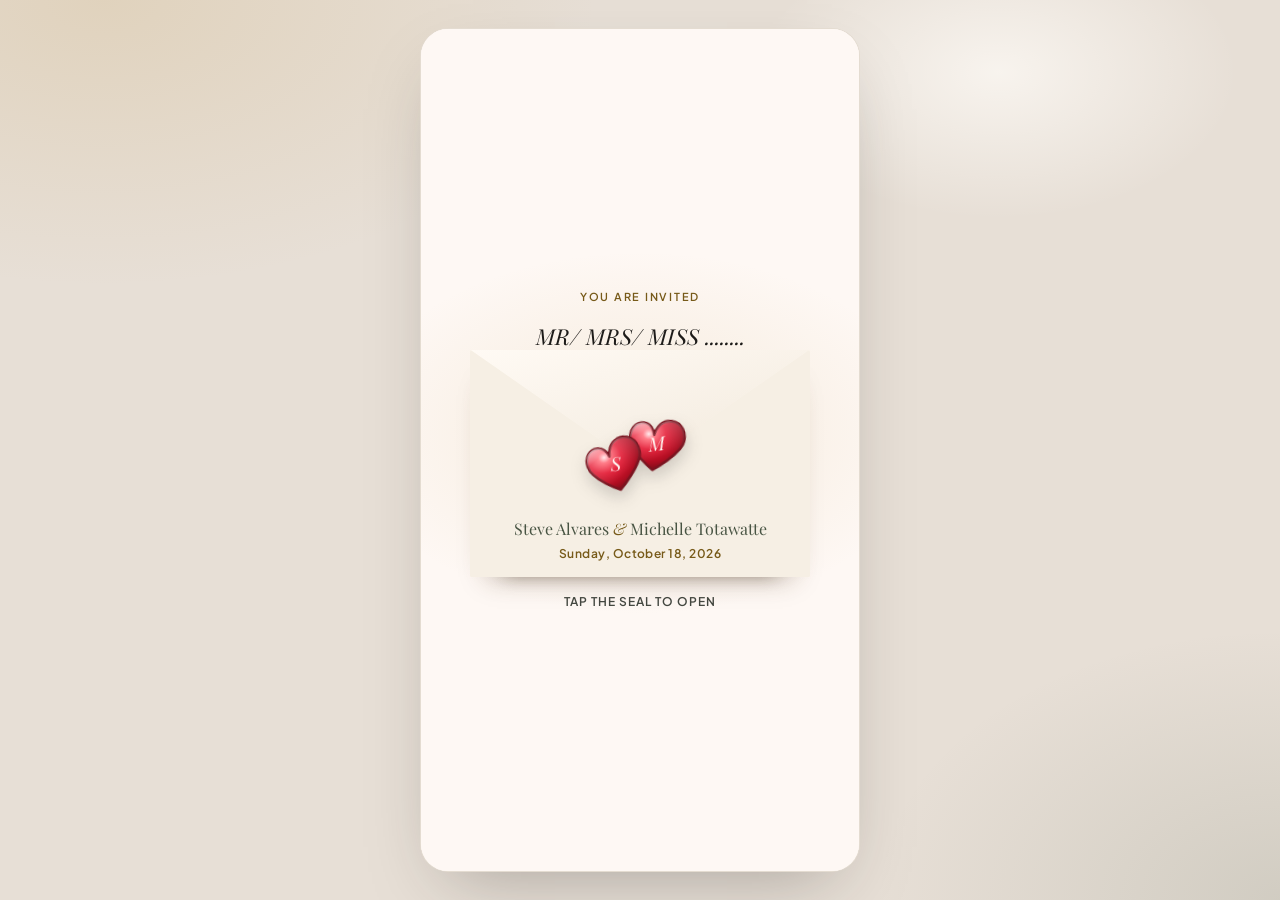
<file: card.html>
<!DOCTYPE html>
<html lang="en">
  <head>
    <meta charset="utf-8" />
    <meta name="viewport" content="width=device-width, initial-scale=1, viewport-fit=cover" />
    <title>Steve &amp; Michelle — Invitation</title>
    <meta name="description" content="You are invited to the engagement of Steve Alvares and Michelle Totawatte on Sunday, 18 October 2026 at Grandeeza." />
    <meta name="robots" content="noindex" />
    <meta name="theme-color" content="#fef8f4" />
    <link rel="icon" href="favicon.svg" type="image/svg+xml" />
    <link rel="preconnect" href="https://fonts.googleapis.com" />
    <link rel="preconnect" href="https://fonts.gstatic.com" crossorigin />
    <link href="https://fonts.googleapis.com/css2?family=Great+Vibes&amp;family=Playfair+Display:ital,wght@0,400;0,500;0,600;0,700;1,400;1,500&amp;family=Plus+Jakarta+Sans:wght@400;500;600;700&amp;display=swap" rel="stylesheet" />
    <link href="https://fonts.googleapis.com/css2?family=Material+Symbols+Outlined:opsz,wght,FILL,GRAD@24,400,0,0&amp;display=swap" rel="stylesheet" />
    <link rel="stylesheet" href="css/styles.css" />
    <script>
      try {
        if (sessionStorage.getItem("si-opened") === "1" || location.search.indexOf("open=1") !== -1) {
          document.documentElement.classList.add("opened");
        }
      } catch (error) {}
    </script>
  </head>
  <body data-page="card">
    <div class="desk">
      <div class="shell">
        <header class="topbar">
          <a class="brand" href="index.html">
            <img class="brand-mark" src="assets/rings.png" alt="" />
            <span class="brand-copy">
              <span class="brand-kicker" data-field="brand">Steve &amp; Michelle</span>
              <span class="brand-title">Invitation</span>
            </span>
          </a>
        </header>

        <main class="main" id="main" tabindex="-1">
          <div class="paper-wrap">
            <article class="paper" aria-label="Engagement card">
              <div>
                <p class="paper-guest" data-guest>MR/ MRS/ MISS ........</p>
                <p class="paper-kicker">You are invited to<br />the engagement of</p>
                <p class="paper-name" data-field="personOne">Steve Alvares</p>
                <p class="paper-amp">&amp;</p>
                <p class="paper-name" data-field="personTwo">Michelle Totawatte</p>
                <p class="paper-close" data-field="invitationClose">We invite you to join us on our special day. Let's celebrate love together!</p>
                <p class="paper-month" id="card-month">October</p>
                <div class="paper-date">
                  <div class="paper-side">
                    <span class="paper-rule"></span>
                    <span id="card-weekday">Sunday</span>
                    <span class="paper-rule"></span>
                  </div>
                  <p class="paper-day" id="card-day">18</p>
                  <div class="paper-side">
                    <span class="paper-rule"></span>
                    <span id="card-time">At 8:00 AM</span>
                    <span class="paper-rule"></span>
                  </div>
                </div>
                <p class="paper-year" id="card-year">2026</p>
                <p class="paper-venue" data-field="venueName">Grandeeza</p>
                <p class="paper-address" data-field="venueAddress">772, Colombo Road, Kurana, Negombo, Sri Lanka</p>
                <p class="paper-ceremony" data-field="seasonNote">Ceremony at 8:00 AM</p>
                <!-- <a class="paper-rsvp" href="rsvp.html">RSVP<span>Reply by <span data-field="rsvpBy">October 16, 2026</span></span></a> -->
              </div>
            </article>
          </div>
        </main>

        <nav class="tabbar" aria-label="Invitation">
          <a href="index.html">
            <svg class="tab-icon" viewBox="0 0 24 24" aria-hidden="true">
              <rect x="5" y="3" width="14" height="18" rx="1.6" fill="none" stroke="currentColor" stroke-width="1.7" />
              <path fill="none" stroke="currentColor" stroke-width="1.7" stroke-linecap="round" d="M8 8h8M8 12h8M8 16h5" />
            </svg>
            <span>Details</span>
          </a>
          <a href="rsvp.html">
            <svg class="tab-icon" viewBox="0 0 24 24" aria-hidden="true">
              <path fill="none" stroke="currentColor" stroke-width="1.7" stroke-linejoin="round" d="M3.5 7h17v10.5h-17z" />
              <path fill="none" stroke="currentColor" stroke-width="1.7" stroke-linecap="round" stroke-linejoin="round" d="m3.5 7.4 8.5 6 8.5-6" />
            </svg>
            <span>RSVP</span>
          </a>
          <a href="card.html" aria-current="page">
            <svg class="tab-icon" viewBox="0 0 24 24" aria-hidden="true">
              <rect x="6.2" y="3" width="11.6" height="18" rx="1.4" fill="none" stroke="currentColor" stroke-width="1.7" />
              <path fill="none" stroke="currentColor" stroke-width="1.5" stroke-linejoin="round" d="M12 15.1c0 0-2.7-1.6-2.7-3.4 0-1 .8-1.7 1.6-1.7.6 0 1 .3 1.1.7.1-.4.5-.7 1.1-.7.8 0 1.6.7 1.6 1.7 0 1.8-2.7 3.4-2.7 3.4z" />
            </svg>
            <span>Invitation</span>
          </a>
        </nav>

        <div class="envelope" id="envelope">
          <div class="mail">
            <p class="kicker">You are invited</p>
            <p class="guest-line" data-guest>MR/ MRS/ MISS ........</p>
            <div class="mail-scene">
              <div class="env">
                <div class="env-back"></div>
                <div class="env-letter" aria-hidden="true">
                  <p class="env-letter-kicker">Together with their families</p>
                  <p class="env-letter-names">
                    <span data-field="personOne">Steve Alvares</span>
                    <em>&amp;</em>
                    <span data-field="personTwo">Michelle Totawatte</span>
                  </p>
                </div>
                <div class="env-pocket">
                  <p class="env-who">
                    <span data-field="personOne">Steve Alvares</span>
                    <em>&amp;</em>
                    <span data-field="personTwo">Michelle Totawatte</span>
                  </p>
                  <p class="env-when" data-field="dateDisplay">Sunday, October 18, 2026</p>
                </div>
                <div class="env-flap">
                  <div class="env-flap-face env-flap-out"></div>
                  <div class="env-flap-face env-flap-in"></div>
                </div>
                <button class="seal-btn" id="open-seal" type="button" aria-label="Open the envelope">
                  <svg class="wax-heart" viewBox="0 0 148 108" aria-hidden="true">
                    <defs>
                      <radialGradient id="heart-red" cx="34%" cy="28%" r="78%">
                        <stop offset="0" stop-color="#ffe8ea" />
                        <stop offset="0.14" stop-color="#ff6674" />
                        <stop offset="0.4" stop-color="#e31832" />
                        <stop offset="0.72" stop-color="#b10e22" />
                        <stop offset="1" stop-color="#6d0c16" />
                      </radialGradient>
                      <linearGradient id="heart-gloss" x1="0.15" y1="0" x2="0.5" y2="0.78">
                        <stop offset="0" stop-color="#ffffff" stop-opacity="0.78" />
                        <stop offset="0.32" stop-color="#ffffff" stop-opacity="0.2" />
                        <stop offset="1" stop-color="#ffffff" stop-opacity="0" />
                      </linearGradient>
                    </defs>
                    <g class="pair-heart" transform="translate(58 2) rotate(10 36 32)">
                      <path d="M36 68C36 68 6 46 6 28C6 15 15 7 26 10C32 12 35 18 36 24C37 18 42 8 52 6C66 4 76 14 74 30C72 46 36 68 36 68Z" />
                      <path class="heart-gloss" d="M36 68C36 68 6 46 6 28C6 15 15 7 26 10C32 12 35 18 36 24C37 18 42 8 52 6C66 4 76 14 74 30C72 46 36 68 36 68Z" />
                      <text class="heart-letter" x="40" y="44" text-anchor="middle" transform="rotate(-10 40 38)">M</text>
                    </g>
                    <g class="pair-heart" transform="translate(2 22) rotate(-12 36 32)">
                      <path d="M36 68C36 68 6 46 6 28C6 15 15 7 26 10C32 12 35 18 36 24C37 18 42 8 52 6C66 4 76 14 74 30C72 46 36 68 36 68Z" />
                      <path class="heart-gloss" d="M36 68C36 68 6 46 6 28C6 15 15 7 26 10C32 12 35 18 36 24C37 18 42 8 52 6C66 4 76 14 74 30C72 46 36 68 36 68Z" />
                      <text class="heart-letter" x="40" y="44" text-anchor="middle" transform="rotate(12 40 38)">S</text>
                    </g>
                  </svg>
                </button>
              </div>
            </div>
            <p class="hint">Tap the seal to open</p>
          </div>
        </div>
      </div>
    </div>
    <script src="js/wedding.js"></script>
    <script src="js/ui.js"></script>
    <script>
      (function () {
        const date = new Date(WEDDING.dateISO);
        if (Number.isNaN(date.getTime())) return;
        const text = {
          "card-month": date.toLocaleDateString("en-US", { month: "long" }).toUpperCase(),
          "card-weekday": date.toLocaleDateString("en-US", { weekday: "long" }).toUpperCase(),
          "card-day": String(date.getDate()),
          "card-year": String(date.getFullYear()),
          "card-time": "AT " + date.toLocaleTimeString("en-US", { hour: "numeric", minute: "2-digit" }).toUpperCase(),
        };
        Object.keys(text).forEach((id) => {
          const node = document.getElementById(id);
          if (node) node.textContent = text[id];
        });
      })();
      (function () {
        const envelope = document.getElementById("envelope");
        const openSeal = document.getElementById("open-seal");
        if (!envelope) return;
        const main = document.getElementById("main");
        const nav = document.querySelector(".tabbar");
        if (document.documentElement.classList.contains("opened")) {
          envelope.hidden = true;
          return;
        }
        if (main) main.setAttribute("aria-hidden", "true");
        if (nav) nav.setAttribute("aria-hidden", "true");
        if (!openSeal) return;

        const finish = () => {
          envelope.hidden = true;
          if (main) {
            main.removeAttribute("aria-hidden");
            main.focus();
          }
          if (nav) nav.removeAttribute("aria-hidden");
        };

        openSeal.addEventListener("click", () => {
          if (envelope.classList.contains("is-opening")) return;
          envelope.classList.add("is-opening");
          try {
            sessionStorage.setItem("si-opened", "1");
          } catch (error) {}
          const reduce = window.matchMedia("(prefers-reduced-motion: reduce)").matches;
          window.setTimeout(() => envelope.classList.add("is-leaving"), reduce ? 0 : 760);
          window.setTimeout(finish, reduce ? 160 : 1280);
        });
      })();
    </script>
  </body>
</html>
</file>
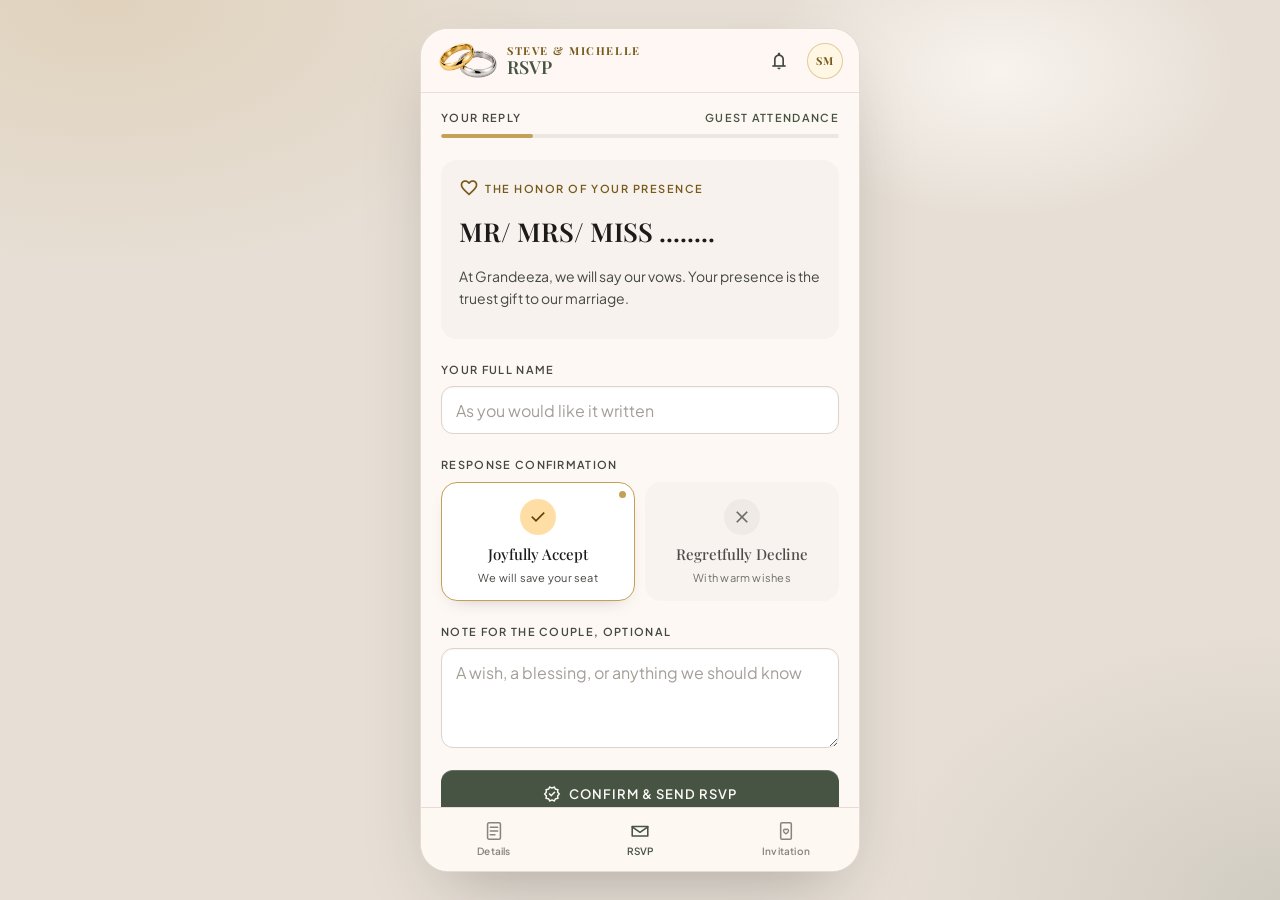
<file: rsvp.html>
<!DOCTYPE html>
<html lang="en">
  <head>
    <meta charset="utf-8" />
    <meta name="viewport" content="width=device-width, initial-scale=1, viewport-fit=cover" />
    <title>Steve &amp; Michelle — RSVP</title>
    <meta name="description" content="Reply to the engagement of Steve Alvares and Michelle Totawatte." />
    <meta name="robots" content="noindex" />
    <meta name="theme-color" content="#fef8f4" />
    <link rel="icon" href="favicon.svg" type="image/svg+xml" />
    <link rel="preconnect" href="https://fonts.googleapis.com" />
    <link rel="preconnect" href="https://fonts.gstatic.com" crossorigin />
    <link href="https://fonts.googleapis.com/css2?family=Playfair+Display:ital,wght@0,400;0,500;0,600;0,700;1,400;1,500&amp;family=Plus+Jakarta+Sans:wght@400;500;600;700&amp;display=swap" rel="stylesheet" />
    <link href="https://fonts.googleapis.com/css2?family=Material+Symbols+Outlined:opsz,wght,FILL,GRAD@24,400,0,0&amp;display=swap" rel="stylesheet" />
    <link rel="stylesheet" href="css/styles.css" />
  </head>
  <body data-page="rsvp">
    <div class="desk">
      <div class="shell">
        <header class="topbar">
          <a class="brand" href="index.html">
            <img class="brand-mark" src="assets/rings.png" alt="" />
            <span class="brand-copy">
              <span class="brand-kicker" data-field="brand">Steve &amp; Michelle</span>
              <span class="brand-title">RSVP</span>
            </span>
          </a>
          <div class="top-actions">
            <button class="icon-btn" id="notice-btn" type="button" aria-label="Reply reminder" aria-expanded="false">
              <span class="material-symbols-outlined">notifications</span>
            </button>
            <div class="monogram-badge" data-field="mark">SM</div>
          </div>
          <p class="notice" id="notice" hidden data-field="notice">Kindly send your reply by October 16, 2026.</p>
        </header>

        <main class="main" id="main" tabindex="-1">
          <form class="stack" id="rsvp-form" novalidate>
            <div id="rsvp-flow" class="stack" style="padding:0">
              <div>
                <div class="progress-row">
                  <span>Your reply</span>
                  <strong id="progress-label">Guest attendance</strong>
                </div>
                <div class="track" aria-hidden="true"><div class="track-fill" id="progress-fill"></div></div>
              </div>

              <section class="honor">
                <div class="honor-kicker">
                  <span class="material-symbols-outlined">favorite</span>
                  <span data-field="honorKicker">The Honor of Your Presence</span>
                </div>
                <h2 data-guest>MR/ MRS/ MISS ........</h2>
                <p class="body" data-field="honorPoem">At Grandeeza, we will say our vows. Your presence is the truest gift to our marriage.</p>
              </section>

              <label class="field">
                <span class="field-label" for="guest-name">Your full name</span>
                <input class="input" id="guest-name" name="name" autocomplete="name" placeholder="As you would like it written" required />
              </label>

              <div class="field">
                <span class="field-label">Response confirmation</span>
                <div class="choices" role="group" aria-label="Response confirmation">
                  <button class="choice" id="accept" type="button" aria-pressed="true">
                    <span class="choice-icon"><span class="material-symbols-outlined">check</span></span>
                    <strong>Joyfully Accept</strong>
                    <em>We will save your seat</em>
                  </button>
                  <button class="choice is-decline" id="decline" type="button" aria-pressed="false">
                    <span class="choice-icon"><span class="material-symbols-outlined">close</span></span>
                    <strong>Regretfully Decline</strong>
                    <em>With warm wishes</em>
                  </button>
                </div>
              </div>

              <label class="field">
                <span class="field-label" for="note">Note for the couple, optional</span>
                <textarea class="textarea" id="note" name="note" rows="3" placeholder="A wish, a blessing, or anything we should know"></textarea>
              </label>

              <p class="form-error" id="form-error" role="alert" hidden></p>

              <div>
                <button class="btn btn-primary" id="submit-rsvp" type="submit">
                  <span class="material-symbols-outlined">verified</span>
                  <span>Confirm &amp; Send RSVP</span>
                </button>
                <p class="lock-note"><span class="material-symbols-outlined">lock</span> A seal is set when you send this</p>
              </div>
            </div>

            <div class="success" id="rsvp-success" hidden>
              <div class="wax wax-static" aria-hidden="true"><span data-field="monogram">S &amp; M</span></div>
              <h2 id="success-title">Your place is sealed</h2>
              <p id="success-copy"></p>
              <p id="success-local" hidden>This copy is saved only in this browser. Open the host’s website link if you were given one, and send the reply there too.</p>
              <div class="actions">
                <button class="btn btn-quiet" id="edit-reply" type="button">Edit this reply</button>
                <a class="btn btn-primary" href="card.html">Return to the invitation</a>
              </div>
            </div>
          </form>
        </main>

        <nav class="tabbar" aria-label="Invitation">
          <a href="index.html">
            <svg class="tab-icon" viewBox="0 0 24 24" aria-hidden="true">
              <rect x="5" y="3" width="14" height="18" rx="1.6" fill="none" stroke="currentColor" stroke-width="1.7" />
              <path fill="none" stroke="currentColor" stroke-width="1.7" stroke-linecap="round" d="M8 8h8M8 12h8M8 16h5" />
            </svg>
            <span>Details</span>
          </a>
          <a href="rsvp.html" aria-current="page">
            <svg class="tab-icon" viewBox="0 0 24 24" aria-hidden="true">
              <path fill="none" stroke="currentColor" stroke-width="1.7" stroke-linejoin="round" d="M3.5 7h17v10.5h-17z" />
              <path fill="none" stroke="currentColor" stroke-width="1.7" stroke-linecap="round" stroke-linejoin="round" d="m3.5 7.4 8.5 6 8.5-6" />
            </svg>
            <span>RSVP</span>
          </a>
          <a href="card.html">
            <svg class="tab-icon" viewBox="0 0 24 24" aria-hidden="true">
              <rect x="6.2" y="3" width="11.6" height="18" rx="1.4" fill="none" stroke="currentColor" stroke-width="1.7" />
              <path fill="none" stroke="currentColor" stroke-width="1.5" stroke-linejoin="round" d="M12 15.1c0 0-2.7-1.6-2.7-3.4 0-1 .8-1.7 1.6-1.7.6 0 1 .3 1.1.7.1-.4.5-.7 1.1-.7.8 0 1.6.7 1.6 1.7 0 1.8-2.7 3.4-2.7 3.4z" />
            </svg>
            <span>Invitation</span>
          </a>
        </nav>
      </div>
    </div>
    <script src="js/wedding.js"></script>
    <script src="js/store.js"></script>
    <script src="js/ui.js"></script>
    <script src="js/rsvp.js"></script>
  </body>
</html>
</file>
<file: css/styles.css>
:root {
  --paper: #fef8f4;
  --ivory: #f8f2ef;
  --sand: #f3ede9;
  --sand-2: #ede7e3;
  --white: #ffffff;
  --ink: #1d1b19;
  --muted: #444841;
  --faint: #757871;
  --sage: #485443;
  --sage-deep: #3f4a3a;
  --sage-mid: #606c5a;
  --gold: #775a19;
  --foil: #c5a059;
  --line: #e3dbd0;
  --serif: "Playfair Display", "Iowan Old Style", Palatino, Georgia, serif;
  --sans: "Plus Jakarta Sans", "Avenir Next", "Segoe UI", sans-serif;
  --shadow: 0 4px 24px -4px rgba(36, 34, 32, 0.06);
  --radius: 16px;
}

* { box-sizing: border-box; }

[hidden] { display: none !important; }

html, body { height: 100%; }

body {
  margin: 0;
  color: var(--ink);
  font-family: var(--sans);
  font-size: 14px;
  line-height: 1.55;
  background-color: #e7dfd6;
  background-image:
    radial-gradient(900px 520px at 8% 0%, rgba(197, 160, 89, 0.2), transparent 55%),
    radial-gradient(780px 520px at 100% 100%, rgba(96, 108, 90, 0.16), transparent 52%),
    radial-gradient(520px 320px at 78% 8%, rgba(255, 252, 248, 0.7), transparent 46%);
}

button, input, textarea { font: inherit; color: inherit; }
button { cursor: pointer; }
img { max-width: 100%; display: block; }
a { color: inherit; }

.material-symbols-outlined {
  font-family: "Material Symbols Outlined";
  font-weight: normal;
  font-style: normal;
  font-size: 20px;
  line-height: 1;
  letter-spacing: 0;
  text-transform: none;
  display: inline-block;
  white-space: nowrap;
  word-wrap: normal;
  direction: ltr;
  font-variant-ligatures: common-ligatures;
  font-feature-settings: "liga" 1;
  -webkit-font-feature-settings: "liga" 1;
  text-rendering: optimizeLegibility;
  font-variation-settings: "FILL" 0, "wght" 400, "GRAD" 0, "opsz" 24;
  -webkit-font-smoothing: antialiased;
}

.desk {
  min-height: 100%;
  display: grid;
  place-items: center;
}

.shell {
  width: min(440px, 100%);
  height: 100dvh;
  background: var(--paper);
  display: flex;
  flex-direction: column;
  position: relative;
}

.shell-wide { width: min(720px, 100%); }

@media (min-width: 760px) {
  .desk { padding: 28px 16px; }
  .shell {
    height: min(920px, calc(100dvh - 56px));
    border-radius: 28px;
    border: 1px solid rgba(227, 219, 208, 0.95);
    box-shadow: 0 28px 70px -28px rgba(36, 34, 32, 0.35);
    overflow: hidden;
  }
}

.topbar {
  height: 64px;
  flex: none;
  display: flex;
  align-items: center;
  justify-content: space-between;
  padding: 0 16px 0 18px;
  background: rgba(254, 248, 244, 0.92);
  border-bottom: 1px solid rgba(227, 219, 208, 0.8);
  position: relative;
  z-index: 2;
}

.brand {
  display: flex;
  align-items: center;
  gap: 10px;
  text-decoration: none;
  min-width: 0;
}

.brand-mark {
  width: 58px;
  height: auto;
  flex: none;
  display: block;
}

.brand-copy { min-width: 0; }

.brand-kicker {
  display: block;
  max-width: 46vw;
  overflow: hidden;
  text-overflow: ellipsis;
  white-space: nowrap;
  font-family: var(--serif);
  font-size: 11px;
  font-weight: 700;
  letter-spacing: 0.14em;
  text-transform: uppercase;
  color: var(--gold);
  line-height: 1.2;
}

.brand-title {
  display: block;
  font-family: var(--serif);
  font-size: 18px;
  font-weight: 600;
  color: var(--sage);
  line-height: 1.15;
}

.top-actions {
  display: flex;
  align-items: center;
  gap: 8px;
}

.icon-btn {
  width: 40px;
  height: 40px;
  border: 0;
  border-radius: 50%;
  background: transparent;
  color: var(--muted);
  display: grid;
  place-items: center;
}

.icon-btn:hover { background: var(--sand-2); }

.monogram-badge {
  width: 36px;
  height: 36px;
  border-radius: 50%;
  display: grid;
  place-items: center;
  background: #fff6e4;
  color: var(--gold);
  font-family: var(--serif);
  font-size: 11px;
  font-weight: 700;
  letter-spacing: 0.06em;
  box-shadow: inset 0 0 0 1px rgba(197, 160, 89, 0.5);
}

.notice {
  position: absolute;
  top: 58px;
  right: 16px;
  z-index: 4;
  width: min(240px, calc(100% - 32px));
  margin: 0;
  padding: 12px 14px;
  background: var(--white);
  border: 1px solid var(--line);
  border-radius: 12px;
  box-shadow: 0 12px 32px -16px rgba(36, 34, 32, 0.35);
  color: var(--muted);
  font-size: 13px;
}

.main {
  flex: 1;
  overflow: auto;
  scrollbar-width: none;
  outline: none;
}

.main::-webkit-scrollbar { display: none; }

.stack {
  display: flex;
  flex-direction: column;
  gap: 22px;
  padding: 16px 20px 28px;
}

.ribbon {
  display: flex;
  align-items: center;
  justify-content: space-between;
}

.chip, .season-pill, .course-tag, .stamp, .filter {
  font-size: 11px;
  font-weight: 600;
  letter-spacing: 0.08em;
  text-transform: uppercase;
}

.chip {
  display: inline-flex;
  align-items: center;
  gap: 6px;
  background: var(--sand-2);
  color: var(--muted);
  border-radius: 999px;
  padding: 6px 10px 6px 8px;
}

.chip .material-symbols-outlined { font-size: 16px; color: var(--gold); }

.year {
  font-family: var(--serif);
  font-style: italic;
  color: var(--gold);
  letter-spacing: 0.08em;
}

.frame {
  background: var(--white);
  border-radius: var(--radius);
  padding: 6px;
  box-shadow: var(--shadow);
  border: 1px solid #efe8de;
}

.frame-inner {
  border: 1px solid #efe6db;
  border-radius: 12px;
  padding: 26px 16px 18px;
  text-align: center;
}

.crest { width: 86px; height: auto; margin: 0 auto 8px; display: block; }

.kicker {
  display: block;
  margin: 0 0 8px;
  color: var(--gold);
  font-size: 11px;
  font-weight: 600;
  letter-spacing: 0.16em;
  text-transform: uppercase;
}

.lead, .close, .body, .event-note, .guest-meta, .mode-banner, .fine-print {
  color: var(--muted);
}

.lead, .close {
  margin: 0 auto;
  max-width: 34ch;
  font-size: 14px;
  line-height: 1.6;
}

.guest-line {
  margin: 0 0 8px;
  font-family: var(--serif);
  font-style: italic;
  font-size: 22px;
  line-height: 1.2;
  color: var(--sage);
}

.mail .guest-line {
  margin: 8px 0 0;
  text-align: center;
  color: var(--ink);
}

.names {
  margin: 16px 0;
  font-family: var(--serif);
  font-weight: 600;
  font-size: 31px;
  line-height: 1.05;
  letter-spacing: -0.02em;
  color: var(--sage);
}

.names span { display: block; }

.amp {
  margin: 4px 0;
  font-family: var(--serif);
  font-style: italic;
  font-weight: 400;
  font-size: 22px;
  letter-spacing: 0.08em;
  color: var(--gold);
}

.families { text-align: center; }
.families .kicker { margin-bottom: 14px; }

.family-row {
  display: grid;
  grid-template-columns: 1fr auto 1fr;
  align-items: start;
  gap: 10px;
}

.family-name {
  margin: 0;
  font-family: var(--serif);
  font-size: 17px;
  font-weight: 500;
  letter-spacing: -0.02em;
  color: var(--sage);
}

.family-amp {
  margin-top: 2px;
  font-family: var(--serif);
  font-style: italic;
  font-size: 18px;
  color: var(--gold);
}

.kin {
  margin: 6px 0 0;
  font-size: 12px;
  font-weight: 500;
  font-style: italic;
  line-height: 1.45;
  color: var(--muted);
}

.parent {
  margin: 2px 0 0;
  font-family: var(--serif);
  font-size: 13px;
  line-height: 1.35;
  color: var(--ink);
}

.medallion {
  margin: 18px 0;
  padding: 12px 12px 11px;
  background: var(--ivory);
  border-radius: 12px;
}

.medallion-date {
  font-family: var(--serif);
  font-size: 18px;
  font-weight: 600;
  color: var(--sage);
}

.medallion-place {
  margin-top: 2px;
  color: var(--gold);
  font-size: 11px;
  font-weight: 600;
  letter-spacing: 0.14em;
  text-transform: uppercase;
}

.portrait, .venue-photo {
  position: relative;
  overflow: hidden;
  border-radius: 12px;
}

.portrait { aspect-ratio: 5 / 4; }

.portrait img, .venue-photo img {
  width: 100%;
  height: 100%;
  object-fit: cover;
}

.portrait img { object-position: center 62%; }
.venue-photo { height: 168px; }
.venue-photo img { object-position: center 62%; }

.portrait::after, .venue-photo::after {
  content: "";
  position: absolute;
  inset: 0;
  background:
  linear-gradient(to top, rgba(32, 44, 28, 0.1), rgba(58, 74, 50, 0.1) 64%),
  rgba(63, 82, 54, 0.1);
  pointer-events: none;
}

.portrait-caption {
  position: absolute;
  left: 14px;
  right: 14px;
  bottom: 14px;
  z-index: 1;
  display: flex;
  justify-content: space-between;
  align-items: flex-end;
  gap: 12px;
  text-align: left;
  color: #fffaf6;
}

.portrait-kicker, .float-kicker {
  display: block;
  font-size: 11px;
  font-weight: 600;
  letter-spacing: 0.12em;
  text-transform: uppercase;
  color: #f3d7a1;
}

.portrait-title {
  margin: 2px 0 0;
  font-family: var(--serif);
  font-size: 18px;
  font-weight: 600;
}

.heart {
  width: 32px;
  height: 32px;
  border-radius: 50%;
  display: grid;
  place-items: center;
  background: rgba(255, 250, 246, 0.2);
  color: white;
}

.panel {
  background: var(--sand);
  border-radius: var(--radius);
  padding: 16px;
}

.panel-head, .event-top, .venue-row, .guest-main, .progress-row {
  display: flex;
  align-items: center;
  justify-content: space-between;
  gap: 12px;
}

.panel-title {
  display: inline-flex;
  align-items: center;
  gap: 6px;
  margin: 0;
  color: var(--ink);
  font-size: 11px;
  font-weight: 600;
  letter-spacing: 0.12em;
  text-transform: uppercase;
}

.panel-title .material-symbols-outlined { color: var(--gold); font-size: 18px; }

.season-pill {
  background: var(--sand-2);
  color: var(--gold);
  border-radius: 6px;
  padding: 3px 7px;
}

.count-grid {
  display: grid;
  grid-template-columns: repeat(3, 1fr);
  gap: 8px;
  margin-top: 12px;
}

.count-cell, .stat {
  background: var(--white);
  border-radius: 12px;
  text-align: center;
  padding: 12px 6px 10px;
  box-shadow: 0 1px 0 rgba(255, 255, 255, 0.7) inset;
}

.count-num, .stat-num {
  display: block;
  font-family: var(--serif);
  font-weight: 500;
  font-size: 32px;
  line-height: 1;
  color: var(--sage);
}

.count-label, .stat-label {
  display: block;
  margin-top: 6px;
  color: var(--muted);
  font-size: 11px;
  font-weight: 600;
  letter-spacing: 0.08em;
  text-transform: uppercase;
}

.seal-block {
  background: var(--ivory);
  border-radius: var(--radius);
  padding: 22px 18px 18px;
  text-align: center;
}

.wax {
  width: 84px;
  height: 84px;
  border: 0;
  border-radius: 50%;
  display: grid;
  place-items: center;
  margin: 0 auto;
  padding: 0;
  color: #fffaf3;
  background: radial-gradient(circle at 35% 30%, #f3e2bc, #d4b36a 42%, #8d6428 78%);
  box-shadow:
    inset 0 1px 0 rgba(255, 255, 255, 0.45),
    inset 0 -8px 14px rgba(90, 58, 16, 0.18),
    0 10px 22px rgba(119, 90, 25, 0.28);
  font-family: var(--serif);
  font-size: 13px;
  font-weight: 700;
  letter-spacing: 0.12em;
  transition: transform 0.25s ease, background 0.25s ease;
}

.wax:hover { transform: scale(1.04); }
.wax:active, .wax.is-open { transform: scale(0.96) rotate(8deg); }
.wax-static { cursor: default; }
.wax-static:hover, .wax-static:active { transform: none; }
.wax.is-open {
  background: radial-gradient(circle at 35% 30%, #d5e2cb, #7d8b74 45%, #3f4a3a 80%);
}

.seal-title {
  margin: 14px 0 4px;
  font-family: var(--serif);
  font-size: 18px;
  font-weight: 600;
  color: var(--sage);
}

.seal-copy { margin: 0 auto; max-width: 34ch; font-size: 13px; }

.itinerary { margin-top: 18px; text-align: left; }
.itinerary[hidden] { display: none; }

.itinerary-kicker {
  display: flex;
  align-items: center;
  gap: 8px;
  margin: 0 0 12px;
  color: var(--gold);
  font-size: 11px;
  font-weight: 600;
  letter-spacing: 0.14em;
  text-transform: uppercase;
}

.dot {
  width: 6px;
  height: 6px;
  border-radius: 50%;
  background: var(--foil);
}

.event {
  display: flex;
  gap: 12px;
  background: var(--white);
  border-radius: 12px;
  padding: 14px;
  margin-top: 10px;
}

.event-icon {
  width: 40px;
  height: 40px;
  flex: none;
  border-radius: 50%;
  display: grid;
  place-items: center;
  background: #dae7d0;
  color: var(--sage-deep);
}

.event:nth-child(2) .event-icon { background: #ffdea5; color: #5d4201; }
.event:nth-child(3) .event-icon { background: #d8e7cd; color: #3e4a37; }

.event h3, .section-title, .guest-name, .group-title, .modal-card h3 {
  font-family: var(--serif);
  color: var(--sage);
}

.event h3 {
  flex: 1;
  min-width: 0;
  margin: 0;
  font-size: 16px;
  font-weight: 600;
}

.event-time {
  color: var(--gold);
  font-size: 12px;
  font-weight: 600;
  white-space: nowrap;
}

.event p { margin: 2px 0 0; font-size: 12px; color: var(--muted); }
.event-note { font-style: italic; color: var(--faint) !important; }

.card {
  background: var(--white);
  border-radius: var(--radius);
  padding: 20px 18px 18px;
  box-shadow: var(--shadow);
  border: 1px solid #f3ece4;
}

.section-title {
  margin: 0 0 8px;
  font-size: 22px;
  font-weight: 600;
  letter-spacing: -0.01em;
}

.card-head {
  display: flex;
  justify-content: space-between;
  align-items: center;
  color: var(--gold);
}

.swatch-wrap {
  margin-top: 16px;
  background: var(--ivory);
  border-radius: 12px;
  padding: 14px 8px 12px;
  text-align: center;
}

.swatches {
  display: flex;
  justify-content: space-between;
  gap: 6px;
  margin-top: 10px;
}

.swatch { display: flex; flex-direction: column; align-items: center; gap: 6px; min-width: 0; }
.swatch i {
  width: 36px;
  height: 36px;
  border-radius: 50%;
  display: block;
  box-shadow: inset 0 0 0 1px rgba(36, 34, 32, 0.06);
}
.swatch span { font-size: 10px; color: var(--muted); letter-spacing: 0.02em; }

.venue { padding: 0; overflow: hidden; background: var(--sand); }
.venue-body { padding: 14px 14px 16px; }
.venue-copy h3 { margin: 0; font-family: var(--serif); font-size: 18px; color: var(--sage); }
.venue-copy p { margin: 2px 0 0; font-size: 13px; }
.venue-copy p:empty { display: none; }

.icon-round {
  width: 40px;
  height: 40px;
  border: 0;
  border-radius: 50%;
  background: var(--sand-2);
  color: var(--sage);
  display: grid;
  place-items: center;
}
.icon-round:hover { background: var(--sage); color: white; }

.float-kicker {
  position: absolute;
  z-index: 1;
  top: 12px;
  left: 12px;
  background: rgba(255, 252, 248, 0.88);
  color: var(--sage);
  border-radius: 999px;
  padding: 5px 10px;
}

.rsvp-card { text-align: center; }
.rsvp-card .section-title { font-size: 20px; }
.actions { display: flex; flex-direction: column; gap: 8px; margin-top: 14px; }

.btn {
  height: 48px;
  width: 100%;
  border: 0;
  border-radius: 12px;
  display: inline-flex;
  align-items: center;
  justify-content: center;
  gap: 8px;
  text-decoration: none;
  letter-spacing: 0.08em;
  text-transform: uppercase;
  font-size: 13px;
  font-weight: 600;
  box-shadow: inset 0 1px 0 rgba(255, 255, 255, 0.16);
}

.btn .material-symbols-outlined { font-size: 18px; }
.btn-primary { background: var(--sage); color: #faf8f5; }
.btn-primary:hover { background: var(--sage-deep); }
.btn-quiet { background: var(--ivory); color: var(--sage); box-shadow: none; }
.btn-quiet:hover { background: var(--sand-2); }
.btn-danger { background: #8a4b3c; color: white; }
.btn:active { transform: scale(0.99); }

.fine-print {
  display: flex;
  justify-content: center;
  align-items: center;
  gap: 6px;
  margin: 14px 0 0;
  color: var(--gold);
  font-size: 11px;
  font-weight: 600;
  letter-spacing: 0.08em;
  text-transform: uppercase;
}

.tabbar {
  flex: none;
  height: calc(64px + env(safe-area-inset-bottom));
  padding-bottom: env(safe-area-inset-bottom);
  display: flex;
  justify-content: space-around;
  align-items: center;
  background: rgba(254, 248, 244, 0.94);
  border-top: 1px solid rgba(227, 219, 208, 0.9);
}

.tabbar a {
  flex: 1;
  width: auto;
  min-width: 0;
  height: 48px;
  display: flex;
  flex-direction: column;
  align-items: center;
  justify-content: center;
  gap: 2px;
  text-decoration: none;
  color: #8a847c;
  font-size: 10px;
  font-weight: 600;
  letter-spacing: 0.02em;
}

.tabbar a[aria-current="page"] { color: var(--sage); }

.tab-icon {
  width: 22px;
  height: 22px;
  display: block;
  flex: none;
}

.progress-row { color: var(--muted); font-size: 11px; font-weight: 600; letter-spacing: 0.12em; text-transform: uppercase; }
.progress-row strong { color: var(--sage); font-weight: 600; }
.track { height: 4px; margin-top: 8px; background: var(--sand-2); border-radius: 999px; overflow: hidden; }
.track-fill { height: 100%; width: 8%; background: var(--foil); border-radius: inherit; transition: width 0.3s ease; }
.progress-caption { margin: 8px 0 0; text-align: center; color: var(--muted); font-size: 12px; }

.honor {
  position: relative;
  overflow: hidden;
  background: var(--ivory);
  border-radius: var(--radius);
  padding: 18px 18px 16px;
}
.honor-kicker {
  display: inline-flex;
  align-items: center;
  gap: 6px;
  color: var(--gold);
  font-size: 11px;
  font-weight: 600;
  letter-spacing: 0.14em;
  text-transform: uppercase;
}
.honor h2 { margin: 8px 0 6px; font-family: var(--serif); font-size: 26px; font-weight: 600; color: var(--ink); }

.field { display: flex; flex-direction: column; gap: 8px; }
.field-label {
  color: var(--muted);
  font-size: 11px;
  font-weight: 600;
  letter-spacing: 0.12em;
  text-transform: uppercase;
}

.input, .textarea {
  width: 100%;
  background: var(--white);
  border: 1px solid #dcd4c8;
  border-radius: 12px;
  box-shadow: inset 0 1px 2px rgba(36, 34, 32, 0.04);
}
.input { height: 48px; padding: 0 14px; font-size: 16px; }
.textarea { min-height: 84px; padding: 12px 14px; resize: vertical; font-size: 16px; }
.input:focus, .textarea:focus {
  outline: none;
  border-color: var(--sage-mid);
  box-shadow: 0 0 0 3px rgba(96, 108, 90, 0.15);
}
.input::placeholder, .textarea::placeholder { color: #a39e96; }

.input-wrap { position: relative; }
.input-wrap .material-symbols-outlined {
  position: absolute;
  left: 12px;
  top: 14px;
  color: var(--gold);
  font-size: 20px;
}
.input-wrap .input { padding-left: 40px; }

.choices { display: grid; grid-template-columns: 1fr 1fr; gap: 10px; }
.choice {
  position: relative;
  border: 1.5px solid transparent;
  border-radius: 16px;
  background: var(--ivory);
  padding: 16px 10px 14px;
  text-align: center;
  opacity: 0.78;
}
.choice[aria-pressed="true"] {
  opacity: 1;
  background: var(--white);
  border-color: var(--foil);
  box-shadow: 0 8px 20px -14px rgba(36, 34, 32, 0.4);
}
.choice.is-decline[aria-pressed="true"] { border-color: var(--sage-mid); }
.choice[aria-pressed="true"]::after {
  content: "";
  position: absolute;
  top: 8px;
  right: 8px;
  width: 7px;
  height: 7px;
  border-radius: 50%;
  background: var(--foil);
}
.choice.is-decline[aria-pressed="true"]::after { background: var(--sage-mid); }
.choice-icon {
  width: 36px;
  height: 36px;
  margin: 0 auto 8px;
  border-radius: 50%;
  display: grid;
  place-items: center;
  background: var(--sand-2);
  color: var(--muted);
}
.choice[aria-pressed="true"] .choice-icon { background: #ffdea5; color: #5d4201; }
.choice.is-decline[aria-pressed="true"] .choice-icon { background: #dae7d0; color: var(--sage-deep); }
.choice strong { display: block; font-family: var(--serif); font-size: 15px; font-weight: 500; }
.choice em { display: block; margin-top: 3px; font-style: normal; font-size: 11px; color: var(--muted); letter-spacing: 0.02em; }

.seat-card, .checkline {
  background: var(--ivory);
  border-radius: 16px;
  padding: 14px;
}
.seat-card { display: flex; align-items: center; justify-content: space-between; gap: 12px; }
.seat-card h3 { margin: 0; font-family: var(--serif); font-size: 16px; font-weight: 500; color: var(--ink); }
.seat-card p { margin: 2px 0 0; font-size: 12px; }

.stepper {
  display: flex;
  gap: 4px;
  padding: 4px;
  background: var(--white);
  border-radius: 999px;
  box-shadow: inset 0 1px 2px rgba(36, 34, 32, 0.05);
}
.stepper button {
  width: 36px;
  height: 36px;
  border: 0;
  border-radius: 50%;
  background: transparent;
  font-weight: 600;
}
.stepper button[aria-pressed="true"] { background: var(--sage); color: white; }

.course-list { display: flex; flex-direction: column; gap: 8px; }
.course {
  display: flex;
  align-items: center;
  gap: 12px;
  padding: 8px;
  background: var(--white);
  border-radius: 14px;
  border: 1px solid transparent;
  box-shadow: var(--shadow);
  cursor: pointer;
}
.course input { position: absolute; opacity: 0; pointer-events: none; }
.course:has(input:focus-visible) { outline: 2px solid var(--sage-mid); outline-offset: 2px; }
.course:has(input:checked) { border-color: var(--foil); }
.course-art {
  width: 64px;
  height: 64px;
  flex: none;
  border-radius: 12px;
  display: grid;
  place-items: center;
}
.tone-gold { background: #f3e2c2; color: var(--gold); }
.tone-sage { background: #dae7d0; color: var(--sage-deep); }
.tone-cream { background: var(--sand); color: #5c564e; }
.course-copy { min-width: 0; flex: 1; }
.course-name {
  display: flex;
  align-items: center;
  gap: 6px;
  min-width: 0;
  font-family: var(--serif);
  font-size: 15px;
}
.course-name b { font-weight: 500; overflow: hidden; text-overflow: ellipsis; white-space: nowrap; }
.course-tag {
  flex: none;
  border-radius: 999px;
  padding: 2px 6px;
  background: #ffdea5;
  color: #5d4201;
  letter-spacing: 0.04em;
  font-size: 9px;
}
.course-detail { display: block; margin-top: 2px; color: var(--muted); font-size: 12px; }
.badge {
  width: 24px;
  height: 24px;
  margin-right: 4px;
  flex: none;
  border-radius: 50%;
  display: grid;
  place-items: center;
  background: var(--sand-2);
  color: transparent;
}
.badge .material-symbols-outlined { font-size: 16px; }
.course:has(input:checked) .badge { background: var(--gold); color: white; }

.diets { display: flex; flex-wrap: wrap; gap: 8px; }
.diet {
  border: 0;
  border-radius: 999px;
  padding: 7px 12px;
  background: var(--sand);
  color: var(--muted);
  font-size: 12px;
  font-weight: 600;
}
.diet[aria-pressed="true"] { background: var(--gold); color: white; }

.checkline { display: flex; gap: 10px; align-items: flex-start; }
.checkline input { width: 18px; height: 18px; margin-top: 2px; accent-color: var(--sage); }
.checkline strong { display: block; font-family: var(--serif); font-size: 16px; font-weight: 500; }
.checkline span { display: block; font-size: 12px; color: var(--muted); }

.is-dimmed { opacity: 0.4; pointer-events: none; }
.form-error {
  margin: 0;
  color: #8a3b32;
  background: #ffdad6;
  border-radius: 10px;
  padding: 10px 12px;
  font-size: 13px;
}
.form-error[hidden] { display: none; }
.lock-note {
  display: flex;
  justify-content: center;
  align-items: center;
  gap: 6px;
  margin: 8px 0 0;
  color: var(--muted);
  font-size: 11px;
  letter-spacing: 0.06em;
  text-transform: uppercase;
  font-weight: 600;
}

.success { text-align: center; padding: 28px 8px 8px; }
.success h2 { margin: 16px 0 8px; font-family: var(--serif); font-size: 32px; font-weight: 500; color: var(--sage); }
.success p { margin: 0 auto 18px; max-width: 36ch; color: var(--muted); }
.success .actions { margin-top: 8px; }

.gate {
  min-height: 100%;
  display: grid;
  place-items: center;
  padding: 28px 20px 40px;
  text-align: center;
}
.gate-card { width: min(100%, 380px); }
.gate h1, .registry-title {
  margin: 14px 0 8px;
  font-family: var(--serif);
  font-weight: 500;
  font-size: 32px;
  color: var(--sage);
}
.gate p { margin: 0 0 16px; color: var(--muted); }
.registry-head { display: flex; justify-content: space-between; align-items: flex-end; gap: 12px; }
.registry-title { margin: 0; font-size: 28px; }
.linkish {
  border: 0;
  background: none;
  padding: 0 0 6px;
  color: var(--gold);
  font-size: 12px;
  font-weight: 600;
  letter-spacing: 0.08em;
  text-transform: uppercase;
}

.stats { display: grid; grid-template-columns: repeat(3, 1fr); gap: 8px; }
.stat.yes .stat-num { color: var(--sage-deep); }
.stat.no .stat-num { color: #8a6230; }

.toolbar { display: flex; flex-direction: column; gap: 10px; }
.filters { display: flex; flex-wrap: wrap; gap: 8px; }
.filter {
  height: 32px;
  border: 1px solid var(--line);
  border-radius: 8px;
  background: var(--ivory);
  color: var(--muted);
  padding: 0 10px;
}
.filter[aria-pressed="true"] { background: var(--sage); color: white; border-color: var(--sage); }

.mode-banner {
  margin: 0;
  padding: 10px 12px;
  border-radius: 12px;
  background: #fff6e8;
  color: #5d4201;
  font-size: 13px;
}

.group-title {
  margin: 6px 0 0;
  font-size: 22px;
  font-weight: 600;
}
.group-count { color: var(--gold); font-family: var(--sans); font-size: 12px; letter-spacing: 0.08em; margin-left: 6px; }

.guest {
  background: var(--white);
  border: 1px solid #efe8de;
  border-radius: 14px;
  padding: 12px 14px;
}
.guest + .guest { margin-top: 8px; }
.guest summary { list-style: none; cursor: pointer; }
.guest summary::-webkit-details-marker { display: none; }
.guest-name { margin: 0; font-size: 18px; font-weight: 500; color: var(--ink); overflow-wrap: anywhere; }
.guest-meta { margin: 3px 0 0; font-size: 12px; line-height: 1.45; }
.stamp {
  flex: none;
  border-radius: 999px;
  padding: 5px 8px;
  letter-spacing: 0.06em;
}
.stamp.yes { background: #dae7d0; color: var(--sage-deep); }
.stamp.no { background: #f6e7cf; color: #6d4b16; }
.guest-body {
  margin-top: 12px;
  padding-top: 12px;
  border-top: 1px solid #efe8de;
  color: var(--muted);
  font-size: 13px;
}
.guest-body p { margin: 0 0 6px; }
.text-button {
  margin-top: 6px;
  border: 0;
  background: none;
  padding: 0;
  color: #8a4b3c;
  font-size: 12px;
  font-weight: 600;
  letter-spacing: 0.08em;
  text-transform: uppercase;
}
.empty { margin: 0; padding: 8px 0 0; color: var(--muted); font-size: 14px; }

.modal {
  position: absolute;
  inset: 0;
  z-index: 6;
  display: grid;
  place-items: center;
  padding: 20px;
  background: rgba(36, 34, 32, 0.28);
}
.modal[hidden] { display: none; }
.modal-card {
  width: min(100%, 340px);
  background: var(--white);
  border-radius: 16px;
  padding: 22px;
  box-shadow: 0 16px 40px -8px rgba(36, 34, 32, 0.2);
}
.modal-card h3 { margin: 0 0 6px; font-size: 24px; }
.modal-card p { margin: 0; color: var(--muted); }
.modal-actions { display: grid; grid-template-columns: 1fr 1fr; gap: 8px; margin-top: 16px; }

.envelope {
  position: absolute;
  inset: 0;
  z-index: 5;
  display: grid;
  place-items: center;
  padding: 28px 22px;
  text-align: center;
  background:
    radial-gradient(420px 260px at 50% 48%, rgba(197, 160, 89, 0.16), transparent 70%),
    var(--paper);
  transition: opacity 0.48s ease;
}
.envelope[hidden] { display: none; }
.envelope.is-leaving { opacity: 0; pointer-events: none; }
html.opened .envelope { display: none; }

.mail { width: min(340px, 100%); }
.mail .kicker { margin-bottom: 18px; }
.mail-scene { perspective: 1400px; }

.env {
  position: relative;
  width: 100%;
  aspect-ratio: 5 / 3.35;
  transform-style: preserve-3d;
}
.env-back,
.env-pocket,
.env-letter,
.env-flap,
.seal-btn { position: absolute; }

.env-back {
  inset: 0;
  z-index: 0;
  background: #f6efe4;
  border-radius: 2px;
  box-shadow: 0 18px 26px -18px rgba(72, 48, 24, 0.38);
}
.env-letter {
  left: 7%;
  width: 86%;
  top: 58%;
  height: 42%;
  z-index: 1;
  display: flex;
  flex-direction: column;
  align-items: center;
  padding: 16px 12px 0;
  background: #fffdfb;
  border: 1px solid #eadfce;
  box-shadow: 0 10px 16px -14px rgba(60, 40, 20, 0.45);
  transform: translateY(0);
  transition: transform 0.8s cubic-bezier(0.2, 0.7, 0.2, 1) 0.28s;
}
.envelope.is-opening .env-letter { transform: translateY(-130%); }
.env-letter-kicker {
  margin: 0;
  color: var(--gold);
  font-size: 10px;
  font-weight: 600;
  letter-spacing: 0.14em;
  text-transform: uppercase;
}
.env-letter-names {
  margin: 8px 0 0;
  font-family: var(--serif);
  font-size: 16px;
  line-height: 1.15;
  text-align: center;
  color: var(--sage);
}
.env-letter-names em,
.env-who em {
  font-style: italic;
  color: var(--gold);
}

.env-pocket {
  left: 0;
  right: 0;
  bottom: 0;
  height: 62%;
  z-index: 2;
  display: flex;
  flex-direction: column;
  align-items: center;
  justify-content: flex-end;
  padding: 0 16px 14px;
  background: #f6efe4;
  border-radius: 0 0 2px 2px;
}
.env-who,
.env-when { position: relative; margin: 0; }
.env-who {
  font-family: var(--serif);
  font-size: 16px;
  line-height: 1.15;
  text-align: center;
  color: var(--sage);
}
.env-when {
  margin-top: 6px;
  color: var(--gold);
  font-size: 12px;
  font-weight: 600;
  letter-spacing: 0.04em;
}

.env-flap {
  top: 0;
  left: 0;
  width: 100%;
  height: 52%;
  z-index: 3;
  transform-origin: top center;
  transform-style: preserve-3d;
  transition: transform 0.8s cubic-bezier(0.33, 0.1, 0.2, 1), opacity 0.45s ease 0.18s;
}
.envelope.is-opening .kicker { opacity: 0; }
.mail .kicker { transition: opacity 0.25s ease; }
.envelope.is-opening .env-flap {
  transform: translateY(-4%) rotateX(64deg);
  opacity: 0;
}
.env-flap-face {
  position: absolute;
  inset: 0;
  clip-path: polygon(0 0, 100% 0, 50% 100%);
  backface-visibility: hidden;
}
.env-flap-out {
  background: linear-gradient(165deg, #fffaf4 0%, #f7f0e6 58%, #f3e8da 100%);
  filter: drop-shadow(0.4px 1px 0.6px rgba(150, 116, 74, 0.22));
}
.env-flap-in {
  background:
    linear-gradient(180deg, #f3e7d8 0%, #e7d5c2 100%);
  transform: rotateX(180deg);
}

.seal-btn {
  left: 50%;
  top: 48%;
  z-index: 5;
  width: 118px;
  height: 88px;
  padding: 0;
  border: 0;
  background: transparent;
  cursor: pointer;
  transform: translate(-50%, -50%) rotate(-7deg);
  filter: drop-shadow(0 8px 8px rgba(36, 34, 32, 0.18));
  transition: transform 0.25s ease, opacity 0.4s ease;
}
.seal-btn:hover { transform: translate(-50%, -56%) rotate(-7deg) scale(1.04); }
.seal-btn:active { transform: translate(-50%, -48%) rotate(-4deg) scale(0.96); }
.seal-btn:focus-visible {
  outline: 2px solid var(--foil);
  outline-offset: 4px;
  border-radius: 46%;
}
.envelope.is-opening .seal-btn {
  opacity: 0;
  pointer-events: none;
  transform: translate(-50%, -88%) rotate(-16deg) scale(0.84);
}
.wax-heart { display: block; width: 100%; height: 100%; overflow: visible; }
.pair-heart path {
  fill: url(#heart-red);
  stroke: #7a1420;
  stroke-width: 3.2;
  stroke-linejoin: round;
}
.pair-heart .heart-gloss {
  fill: url(#heart-gloss);
  stroke: none;
}
.heart-letter {
  font-family: var(--serif);
  font-size: 24px;
  font-style: italic;
  fill: #fff8f4;
  stroke: none;
}
.wax-mark {
  font-family: var(--serif);
  font-size: 15px;
  font-weight: 600;
  letter-spacing: 0.04em;
  fill: #641820;
  text-anchor: middle;
}
.wax-mark-light { fill: rgba(255, 226, 218, 0.45); }

.hint { margin: 16px 0 0; color: var(--muted); font-size: 12px; letter-spacing: 0.08em; text-transform: uppercase; font-weight: 600; }

.paper-wrap {
  padding: 14px 16px 22px;
}

.paper {
  width: min(100%, 380px);
  margin: 0 auto;
  aspect-ratio: 474 / 626;
  display: flex;
  align-items: center;
  justify-content: center;
  text-align: center;
  color: #3e4a36;
  background: #f7f5f1 url("../assets/card-bg.jpg") center / 100% 100% no-repeat;
  border-radius: 6px;
  box-shadow: 0 16px 36px -22px rgba(36, 34, 32, 0.45);
  padding: 15% 12% 14%;
}

.paper-guest {
  margin: 0 0 20px;
  font-family: var(--serif);
  font-style: italic;
  font-size: 18px;
  line-height: 1.15;
  color: #3a4634;
}

.paper-kicker {
  margin: 0;
  font-size: 10px;
  font-weight: 600;
  letter-spacing: 0.14em;
  line-height: 1.4;
  margin-bottom: 12px;
}

.paper-name {
  margin: 2px 0 0;
  font-family: "Great Vibes", var(--serif);
  font-size: clamp(26px, 7vw, 36px);
  font-weight: 400;
  line-height: 1.05;
  color: #3a4634;
}

.paper-amp {
  display: block;
  margin: 0;
  font-family: "Great Vibes", var(--serif);
  font-size: 28px;
  line-height: 0.8;
  color: #5c6a52;
}

.paper-close {
  margin: 6px auto 0;
  max-width: 28ch;
  font-size: 11px;
  line-height: 1.4;
}

.paper-month,
.paper-year {
  margin: 0;
  font-size: 12px;
  font-weight: 600;
  letter-spacing: 0.18em;
  margin-bottom: 25px;
}

.paper-month { margin-top: 25px; }

.paper-date {
  display: grid;
  grid-template-columns: 1fr auto 1fr;
  align-items: center;
  gap: 8px;
  margin: -28px 0;
}

.paper-side {
  display: flex;
  flex-direction: column;
  gap: 5px;
  font-size: 10px;
  font-weight: 600;
  letter-spacing: 0.08em;
}

.paper-side span:nth-child(2) { white-space: nowrap; }

.paper-rule {
  height: 1px;
  background: currentColor;
  opacity: 0.65;
}

.paper-day {
  font-family: var(--serif);
  font-size: clamp(36px, 10vw, 48px);
  font-weight: 600;
  line-height: 0.85;
}

.paper-venue {
  margin: 8px 0 0;
  font-size: 14px;
  font-weight: 700;
}

.paper-address,
.paper-ceremony {
  margin: 2px auto 0;
  max-width: 26ch;
  font-size: 11px;
  line-height: 1.35;
}

.paper-ceremony {
  margin-top: 4px;
  font-weight: 600;
  letter-spacing: 0.04em;
  margin-bottom: 36px;
}

.paper-rsvp {
  margin: 6px 0 0;
  font-size: 12px;
  font-weight: 700;
  letter-spacing: 0.16em;
  color: inherit;
  text-decoration: none;
}

.paper-rsvp span {
  display: block;
  margin-top: 3px;
  font-weight: 500;
  letter-spacing: 0.04em;
  font-size: 11px;
}

@media (prefers-reduced-motion: reduce) {
  *, *::before, *::after {
    animation: none !important;
    transition: none !important;
  }
}

@media print {
  body { background: white; }
  .desk { display: block; padding: 0; }
  .shell { width: auto; height: auto; border: 0; box-shadow: none; overflow: visible; }
  .topbar, .tabbar, .envelope, .notice, .actions, .icon-btn { display: none !important; }
  .main { overflow: visible; }
}
</file>
<file: backup2/styles.css>
:root {
  --ivory: #fffdf7;
  --paper: #fbf6ee;
  --cream: #f3ebe0;
  --gold: #c9a96e;
  --gold-deep: #8d6b38;
  --blush: #e7c4bc;
  --olive: #485443;
  --olive-deep: #24302a;
  --ink: #2e2822;
  --muted: #6f655b;
  --line: rgba(141, 107, 56, 0.28);
  --font-script: "Great Vibes", cursive;
  --font-serif: "Cormorant Garamond", Georgia, serif;
  --font-sans: "Montserrat", "Segoe UI", sans-serif;
  --nav-h: 4.5rem;
  --shadow: 0 18px 50px rgba(46, 40, 34, 0.08);
}

*,
*::before,
*::after {
  box-sizing: border-box;
}

html {
  scroll-behavior: smooth;
}

body {
  margin: 0;
  overflow-x: hidden;
  background: var(--ivory);
  color: var(--ink);
  font-family: var(--font-sans);
  font-weight: 400;
  line-height: 1.6;
  text-rendering: optimizeLegibility;
}

img {
  max-width: 100%;
  display: block;
}

button,
input,
select,
textarea {
  font: inherit;
  color: inherit;
}

a {
  color: inherit;
}

.skip-link {
  position: absolute;
  left: 1rem;
  top: -4rem;
  z-index: 200;
  background: var(--ink);
  color: var(--ivory);
  padding: 0.6rem 0.9rem;
}

.skip-link:focus {
  top: 1rem;
}

.section {
  padding: 6.5rem 1.4rem;
  scroll-margin-top: var(--nav-h);
}

.section-header {
  text-align: center;
  max-width: 38rem;
  margin: 0 auto 3.2rem;
}

.section-ornament {
  display: block;
  color: var(--gold-deep);
  font-size: 1.4rem;
  line-height: 1;
  margin-bottom: 0.6rem;
}

.section-ornament.light {
  color: var(--gold);
}

.section-title {
  margin: 0;
  font-family: var(--font-serif);
  font-weight: 500;
  font-size: clamp(2.4rem, 5vw, 3.6rem);
  letter-spacing: 0.01em;
  line-height: 1.05;
}

.section-title.light,
.section-subtitle.light {
  color: var(--ivory);
}

.section-subtitle {
  margin: 0.7rem 0 0;
  color: var(--muted);
  font-family: var(--font-serif);
  font-style: italic;
  font-size: 1.25rem;
}

.js [data-animate] {
  opacity: 0;
  transform: translateY(22px);
}

.js [data-animate].in {
  animation: rise 0.9s ease forwards;
}

@keyframes rise {
  to {
    opacity: 1;
    transform: none;
  }
}

.preloader {
  position: fixed;
  inset: 0;
  z-index: 120;
  display: grid;
  place-items: center;
  background: var(--ivory);
  transition: opacity 0.7s ease, visibility 0.7s ease;
}

.preloader.hidden {
  opacity: 0;
  visibility: hidden;
  pointer-events: none;
}

.preloader-inner {
  text-align: center;
}

.preloader-rings {
  width: 8.2rem;
  height: auto;
}

.ring {
  fill: none;
  stroke: var(--gold);
  stroke-width: 1.2;
  stroke-dasharray: 170;
  stroke-dashoffset: 170;
  animation: draw 1.5s ease forwards;
}

.ring-2 {
  animation-delay: 0.2s;
}

@keyframes draw {
  to {
    stroke-dashoffset: 0;
  }
}

.preloader-names {
  margin: 0.4rem 0 0;
  font-family: var(--font-script);
  font-size: 2.6rem;
  color: var(--ink);
}

.preloader-date {
  margin: 0;
  letter-spacing: 0.32em;
  font-size: 0.72rem;
  color: var(--gold-deep);
}

.scroll-progress {
  position: fixed;
  top: 0;
  left: 0;
  z-index: 80;
  height: 3px;
  width: 0;
  background: linear-gradient(90deg, var(--gold), #f0d7a8);
}

.petals-container {
  position: fixed;
  inset: 0;
  z-index: 3;
  pointer-events: none;
  overflow: hidden;
}

.petal {
  position: absolute;
  top: -8vh;
  width: 0.85em;
  height: 1.15em;
  background: linear-gradient(140deg, #f8efe4, #e7b7b4 55%, #c9a96e);
  border-radius: 80% 0 80% 0;
  opacity: 0.75;
  animation: fall linear infinite;
}

@keyframes fall {
  0% {
    transform: translate3d(0, -10vh, 0) rotate(0deg);
    opacity: 0;
  }
  12% {
    opacity: 0.8;
  }
  100% {
    transform: translate3d(var(--drift), 115vh, 0) rotate(280deg);
    opacity: 0.15;
  }
}

.navbar {
  position: fixed;
  top: 0;
  left: 0;
  right: 0;
  z-index: 60;
  display: flex;
  align-items: center;
  justify-content: space-between;
  min-height: var(--nav-h);
  padding: 0.8rem 1.4rem;
  color: var(--ivory);
  transition: background 0.3s ease, color 0.3s ease, box-shadow 0.3s ease;
}

.navbar.scrolled,
.navbar.menu-open {
  background: rgba(255, 253, 247, 0.94);
  color: var(--ink);
  box-shadow: 0 10px 30px rgba(46, 40, 34, 0.06);
  backdrop-filter: blur(14px);
}

.nav-logo {
  font-family: var(--font-script);
  font-size: 2rem;
  line-height: 1;
  text-decoration: none;
  position: relative;
  z-index: 2;
}

.nav-links {
  display: flex;
  gap: 1.35rem;
  margin: 0;
  padding: 0;
  list-style: none;
}

.nav-links a {
  text-decoration: none;
  font-size: 0.72rem;
  font-weight: 500;
  letter-spacing: 0.16em;
  text-transform: uppercase;
}

.nav-links a.active,
.nav-links a:hover {
  color: var(--gold-deep);
}

.navbar:not(.scrolled):not(.menu-open) .nav-links a.active,
.navbar:not(.scrolled):not(.menu-open) .nav-links a:hover {
  color: #f0d7a8;
}

.nav-toggle {
  display: none;
  width: 2.6rem;
  height: 2.6rem;
  border: 0;
  background: transparent;
  position: relative;
  z-index: 2;
  cursor: pointer;
}

.nav-toggle span {
  position: absolute;
  left: 0.5rem;
  right: 0.5rem;
  height: 2px;
  background: currentColor;
  transition: transform 0.25s ease, opacity 0.25s ease;
}

.nav-toggle span:nth-child(1) { top: 0.85rem; }
.nav-toggle span:nth-child(2) { top: 1.25rem; }
.nav-toggle span:nth-child(3) { top: 1.65rem; }

.navbar.menu-open .nav-toggle span:nth-child(1) {
  top: 1.25rem;
  transform: rotate(40deg);
}

.navbar.menu-open .nav-toggle span:nth-child(2) {
  opacity: 0;
}

.navbar.menu-open .nav-toggle span:nth-child(3) {
  top: 1.25rem;
  transform: rotate(-40deg);
}

.hero {
  position: relative;
  min-height: 100vh;
  min-height: 100dvh;
  display: grid;
  place-items: center;
  color: var(--ivory);
  overflow: hidden;
  background: #1c2823;
}

.hero-photo,
.hero-overlay,
.hero-aurora,
.hero-sparkles {
  position: absolute;
  inset: 0;
}

.hero-photo img {
  width: 100%;
  height: 100%;
  object-fit: cover;
  object-position: center 60%;
}

.hero-overlay {
  background:
    linear-gradient(180deg, rgba(18, 28, 24, 0.45) 0%, rgba(18, 28, 24, 0.18) 38%, rgba(18, 28, 24, 0.62) 100%);
}

.aurora-blob {
  position: absolute;
  border-radius: 50%;
  filter: blur(46px);
  opacity: 0.4;
  animation: drift 18s ease-in-out infinite;
}

.aurora-1 {
  width: 38vw;
  height: 38vw;
  background: #c9a96e;
  top: 8%;
  left: -8%;
}

.aurora-2 {
  width: 28vw;
  height: 28vw;
  background: #7f9480;
  right: -6%;
  bottom: 8%;
  animation-delay: -7s;
}

.aurora-3 {
  width: 22vw;
  height: 22vw;
  background: #e7c4bc;
  left: 42%;
  top: 36%;
  animation-delay: -12s;
}

@keyframes drift {
  50% { transform: translate3d(4%, -3%, 0) scale(1.08); }
}

.sparkle {
  position: absolute;
  border-radius: 50%;
  background: #fff;
  box-shadow: 0 0 8px rgba(255, 253, 247, 0.8);
  animation: twinkle var(--sd) ease-in-out var(--sdel) infinite;
}

@keyframes twinkle {
  0%, 100% { opacity: 0.15; transform: scale(0.6); }
  50% { opacity: var(--so); transform: scale(1); }
}

.hero-content {
  position: relative;
  z-index: 2;
  text-align: center;
  padding: 6.5rem 1.2rem 3rem;
  width: min(920px, 100%);
}

.hero-ornament {
  color: var(--gold);
  letter-spacing: 0.4em;
  margin-bottom: 0.4rem;
}

.hero-subtitle {
  margin: 0;
  font-size: 0.74rem;
  font-weight: 500;
  letter-spacing: 0.38em;
  text-transform: uppercase;
}

.hero-names {
  margin: 0.2rem 0 0.4rem;
  font-family: var(--font-script);
  font-weight: 400;
  font-size: clamp(4.4rem, 13vw, 8.4rem);
  line-height: 0.92;
}

.hero-names span {
  display: inline-block;
  opacity: 0;
}

.ampersand {
  color: var(--gold);
  font-size: 0.62em;
  padding: 0 0.08em;
}

.hero-date-line {
  display: flex;
  align-items: center;
  justify-content: center;
  gap: 0.9rem;
  margin-top: 0.4rem;
}

.hero-date-line .line {
  width: min(90px, 16vw);
  height: 1px;
  background: rgba(255, 253, 247, 0.55);
}

.date-text,
.hero-venue {
  font-family: var(--font-serif);
}

.date-text {
  letter-spacing: 0.14em;
  text-transform: uppercase;
  font-size: 0.95rem;
}

.hero-venue {
  margin: 0.55rem 0 0;
  font-style: italic;
  font-size: 1.45rem;
}

.intro-done .groom-name,
.intro-done .ampersand,
.intro-done .bride-name {
  animation: nameIn 1.15s ease both;
}

.intro-done .ampersand { animation-delay: 0.15s; }
.intro-done .bride-name { animation-delay: 0.28s; }

@keyframes nameIn {
  from { opacity: 0; transform: translateY(18px); }
  to { opacity: 1; transform: none; }
}

.countdown {
  display: flex;
  justify-content: center;
  gap: 0.7rem;
  margin-top: 1.8rem;
  min-height: 5.2rem;
}

.countdown-item {
  min-width: 4.6rem;
  padding: 0.7rem 0.45rem 0.6rem;
  border: 1px solid rgba(255, 253, 247, 0.32);
  background: rgba(255, 253, 247, 0.08);
  backdrop-filter: blur(8px);
}

.countdown-number {
  display: block;
  font-family: var(--font-serif);
  font-size: 1.85rem;
  line-height: 1;
}

.countdown-label {
  display: block;
  margin-top: 0.35rem;
  font-size: 0.62rem;
  letter-spacing: 0.16em;
  text-transform: uppercase;
}

.countdown-message {
  font-family: var(--font-script);
  font-size: 2.4rem;
  padding: 0.4rem 0.2rem;
}

.scroll-down {
  display: inline-flex;
  flex-direction: column;
  align-items: center;
  gap: 0.45rem;
  margin-top: 2.2rem;
  color: var(--ivory);
  text-decoration: none;
  font-size: 0.68rem;
  letter-spacing: 0.22em;
  text-transform: uppercase;
}

.scroll-mouse {
  width: 22px;
  height: 34px;
  border: 1.5px solid rgba(255, 253, 247, 0.7);
  border-radius: 12px;
  position: relative;
}

.scroll-wheel {
  position: absolute;
  top: 6px;
  left: 50%;
  width: 3px;
  height: 7px;
  margin-left: -1.5px;
  border-radius: 2px;
  background: var(--ivory);
  animation: wheel 1.5s ease infinite;
}

@keyframes wheel {
  0% { opacity: 1; transform: translateY(0); }
  100% { opacity: 0; transform: translateY(10px); }
}

.couple-container {
  width: min(1040px, 100%);
  margin: 0 auto;
  display: grid;
  grid-template-columns: 1fr auto 1fr;
  gap: 1.4rem;
  align-items: center;
}

.couple-card,
.detail-card,
.rsvp-card {
  background: #fff;
  border: 1px solid var(--line);
  box-shadow: var(--shadow);
}

.couple-card {
  text-align: center;
  padding: 2.2rem 1.5rem 2.3rem;
}

.couple-monogram {
  width: 7.2rem;
  height: 7.2rem;
  margin: 0 auto 1rem;
  display: grid;
  place-items: center;
  border-radius: 50%;
  border: 1px solid var(--gold);
  background:
    radial-gradient(circle at 50% 40%, #fffdf7, #f3e6d4);
  font-family: var(--font-script);
  font-size: 3.4rem;
  color: var(--gold-deep);
  line-height: 1;
}

.couple-role {
  margin: 0;
  letter-spacing: 0.22em;
  text-transform: uppercase;
  font-size: 0.68rem;
  color: var(--gold-deep);
}

.couple-name {
  margin: 0.25rem 0 0.5rem;
  font-family: var(--font-serif);
  font-weight: 500;
  font-size: 2.3rem;
}

.couple-note {
  margin: 0 auto;
  max-width: 22rem;
  color: var(--muted);
  font-family: var(--font-serif);
  font-style: italic;
  font-size: 1.15rem;
}

.couple-heart {
  text-align: center;
  color: var(--gold-deep);
  padding: 0.5rem;
}

.heart-icon {
  width: 4.2rem;
  margin: 0 auto;
  animation: pulse 2.8s ease-in-out infinite;
}

@keyframes pulse {
  50% { transform: scale(1.06); }
}

.couple-date {
  margin: 0.4rem 0 0;
  letter-spacing: 0.18em;
  font-size: 0.75rem;
}

.honor {
  width: min(720px, 100%);
  margin: 2.8rem auto 0;
  text-align: center;
  border: 0;
  padding: 0;
}

.honor p {
  margin: 0;
  font-family: var(--font-serif);
  font-style: italic;
  font-size: clamp(1.35rem, 2.4vw, 1.75rem);
  line-height: 1.45;
  color: var(--olive);
}

.details-container {
  width: min(1040px, 100%);
  margin: 0 auto;
  display: grid;
  grid-template-columns: repeat(3, 1fr);
  gap: 1.2rem;
}

.story-section {
  background:
    linear-gradient(180deg, rgba(243, 235, 224, 0.55), rgba(255, 253, 247, 0.2));
}

.detail-card {
  text-align: center;
  padding: 2rem 1.3rem 1.8rem;
}

.detail-icon {
  width: 2.4rem;
  height: 2.4rem;
  margin: 0 auto 0.8rem;
  color: var(--gold-deep);
}

.detail-icon svg {
  width: 100%;
  height: 100%;
}

.detail-card h3 {
  margin: 0;
  font-family: var(--font-sans);
  font-size: 0.72rem;
  font-weight: 600;
  letter-spacing: 0.2em;
  text-transform: uppercase;
  color: var(--gold-deep);
}

.detail-main {
  margin: 0.55rem 0 0.2rem;
  font-family: var(--font-serif);
  font-size: 1.85rem;
  line-height: 1.15;
}

.detail-sub {
  margin: 0;
  color: var(--muted);
  font-size: 0.95rem;
}

.venue-link {
  display: block;
  text-decoration: none;
}

.venue-link:hover .detail-main {
  color: var(--gold-deep);
}

.calendar-btn,
.rsvp-submit {
  display: inline-flex;
  align-items: center;
  justify-content: center;
  margin-top: 1.1rem;
  padding: 0.75rem 1.15rem;
  border: 0;
  background: var(--olive);
  color: var(--ivory);
  text-decoration: none;
  letter-spacing: 0.14em;
  text-transform: uppercase;
  font-size: 0.68rem;
  font-weight: 500;
  cursor: pointer;
}

.calendar-btn:hover,
.rsvp-submit:hover {
  background: #364236;
}

.timeline {
  position: relative;
  width: min(820px, 100%);
  margin: 0 auto;
}

.timeline::before,
.timeline-progress {
  position: absolute;
  top: 0;
  left: 50%;
  width: 1px;
  transform: translateX(-50%);
}

.timeline::before {
  bottom: 0;
  background: rgba(201, 169, 110, 0.45);
}

.timeline-progress {
  height: 0;
  background: var(--gold-deep);
}

.timeline-item {
  position: relative;
  width: 50%;
  padding: 0 2.4rem 2.6rem;
}

.timeline-item:nth-child(odd) {
  text-align: right;
}

.timeline-item:nth-child(even) {
  margin-left: 50%;
}

.timeline-dot {
  position: absolute;
  top: 0.45rem;
  width: 12px;
  height: 12px;
  border-radius: 50%;
  background: var(--ivory);
  border: 2px solid var(--gold-deep);
  box-shadow: 0 0 0 4px rgba(201, 169, 110, 0.18);
}

.timeline-item:nth-child(odd) .timeline-dot {
  right: -6px;
}

.timeline-item:nth-child(even) .timeline-dot {
  left: -6px;
}

.timeline-time {
  color: var(--gold-deep);
  letter-spacing: 0.14em;
  font-size: 0.75rem;
  font-weight: 600;
}

.timeline-content h3 {
  margin: 0.15rem 0 0.3rem;
  font-family: var(--font-serif);
  font-size: 1.8rem;
  font-weight: 500;
}

.timeline-content p {
  margin: 0;
  color: var(--muted);
}

.gallery-grid {
  width: min(1080px, 100%);
  margin: 0 auto;
  display: grid;
  grid-template-columns: 1.15fr 0.85fr 1fr;
  grid-auto-rows: 230px;
  gap: 0.85rem;
}

.gallery-item {
  padding: 0;
  border: 0;
  background: transparent;
  cursor: pointer;
  text-align: left;
  overflow: hidden;
}

.gi-1 { grid-row: span 2; }
.gi-4 { grid-column: span 2; }

.gallery-photo {
  position: relative;
  height: 100%;
  margin: 0;
  overflow: hidden;
  background: var(--cream);
}

.gallery-photo img {
  width: 100%;
  height: 100%;
  object-fit: cover;
  transition: transform 0.6s ease;
}

.gallery-item:hover img,
.gallery-item:focus-visible img {
  transform: scale(1.04);
}

.gallery-photo figcaption {
  position: absolute;
  left: 0;
  right: 0;
  bottom: 0;
  margin: 0;
  padding: 2.4rem 1rem 0.9rem;
  color: var(--ivory);
  background: linear-gradient(transparent, rgba(20, 28, 24, 0.72));
}

.caption-line {
  display: block;
  width: 1.6rem;
  height: 1px;
  margin-bottom: 0.4rem;
  background: var(--gold);
}

.gallery-photo p {
  margin: 0;
  font-family: var(--font-serif);
  font-size: 1.25rem;
}

.gallery-note {
  width: min(1080px, 100%);
  margin: 1rem auto 0;
  text-align: center;
  color: var(--muted);
  font-family: var(--font-serif);
  font-style: italic;
}

.gallery-item:focus-visible,
.calendar-btn:focus-visible,
.rsvp-submit:focus-visible,
.nav-links a:focus-visible,
.back-to-top:focus-visible,
.lightbox button:focus-visible {
  outline: 2px solid var(--gold-deep);
  outline-offset: 3px;
}

.rsvp-section {
  background:
    radial-gradient(circle at 20% 0%, rgba(201, 169, 110, 0.18), transparent 36%),
    var(--olive-deep);
}

.rsvp-container {
  width: min(640px, 100%);
  margin: 0 auto;
}

.rsvp-card {
  padding: 2rem 1.5rem 1.6rem;
  text-align: center;
}

.rsvp-message,
.rsvp-deadline,
.rsvp-note {
  font-family: var(--font-serif);
}

.rsvp-message {
  margin: 0;
  font-size: 1.35rem;
  font-style: italic;
}

.rsvp-deadline {
  margin: 0.8rem 0 1.4rem;
  color: var(--muted);
}

.rsvp-form {
  text-align: left;
}

.form-group {
  margin-bottom: 0.9rem;
}

.form-group label {
  display: block;
  margin-bottom: 0.35rem;
  font-size: 0.72rem;
  letter-spacing: 0.12em;
  text-transform: uppercase;
  color: var(--gold-deep);
}

.optional {
  letter-spacing: 0;
  text-transform: none;
  color: var(--muted);
}

.form-group input,
.form-group select,
.form-group textarea {
  width: 100%;
  padding: 0.8rem 0.85rem;
  border: 1px solid var(--line);
  background: var(--paper);
  border-radius: 0;
}

.form-group textarea {
  resize: vertical;
}

.rsvp-submit {
  width: 100%;
  margin-top: 0.3rem;
}

.rsvp-note {
  margin: 1rem 0 0;
  color: var(--muted);
  font-style: italic;
}

.footer {
  position: relative;
  overflow: hidden;
  background: #1c2823;
  color: var(--ivory);
  text-align: center;
  padding: 4.5rem 1.4rem 3rem;
}

.footer-hearts {
  position: absolute;
  inset: 0;
  pointer-events: none;
}

.floating-heart {
  position: absolute;
  bottom: -1rem;
  color: rgba(201, 169, 110, 0.4);
  line-height: 1;
  animation: floatUp var(--hfd) linear infinite;
  animation-delay: calc(var(--hfdel) * -1);
}

@keyframes floatUp {
  0% { transform: translateY(10px); opacity: 0; }
  18% { opacity: 0.55; }
  100% { transform: translateY(-150px); opacity: 0; }
}

.footer-content {
  position: relative;
}

.footer-ornament {
  color: var(--gold);
  letter-spacing: 0.3em;
}

.footer-names {
  margin: 0.2rem 0;
  font-family: var(--font-script);
  font-weight: 400;
  font-size: clamp(3.2rem, 8vw, 5rem);
  line-height: 1;
}

.footer-date {
  margin: 0.2rem 0 0.8rem;
  letter-spacing: 0.08em;
}

.footer-message {
  margin: 0 auto 0.8rem;
  max-width: 34rem;
  font-family: var(--font-serif);
  font-style: italic;
  font-size: 1.3rem;
  color: #f0e2cc;
}

.footer-copyright {
  margin: 0.8rem 0 0;
  font-size: 0.75rem;
  letter-spacing: 0.12em;
  text-transform: uppercase;
  color: rgba(255, 253, 247, 0.62);
}

.back-to-top {
  position: fixed;
  right: 1.1rem;
  bottom: 1.1rem;
  z-index: 50;
  width: 2.8rem;
  height: 2.8rem;
  border: 0;
  border-radius: 50%;
  background: var(--gold);
  color: var(--ink);
  font-size: 1.1rem;
  cursor: pointer;
  opacity: 0;
  pointer-events: none;
  transform: translateY(8px);
  transition: opacity 0.25s ease, transform 0.25s ease;
}

.back-to-top.show {
  opacity: 1;
  pointer-events: auto;
  transform: none;
}

.lightbox {
  position: fixed;
  inset: 0;
  z-index: 100;
  display: grid;
  place-items: center;
  background: rgba(18, 24, 22, 0.92);
  padding: 4rem 4.5rem;
}

.lightbox[hidden] {
  display: none;
}

.lightbox-figure {
  margin: 0;
  max-width: min(920px, 100%);
  text-align: center;
}

.lightbox-figure img {
  max-height: 72vh;
  margin: 0 auto;
  background: var(--ivory);
}

.lightbox-figure figcaption,
.lightbox-counter {
  color: var(--ivory);
  font-family: var(--font-serif);
}

.lightbox-figure figcaption {
  margin-top: 0.8rem;
  font-size: 1.5rem;
}

.lightbox-counter {
  margin: 0.2rem 0 0;
  letter-spacing: 0.16em;
  font-size: 0.85rem;
}

.lightbox-close,
.lightbox-arrow {
  position: absolute;
  border: 0;
  background: transparent;
  color: var(--ivory);
  cursor: pointer;
  font-size: 2rem;
}

.lightbox-close {
  top: 1rem;
  right: 1.2rem;
  font-size: 2.4rem;
}

.lightbox-prev { left: 1rem; }
.lightbox-next { right: 1rem; }

.toast {
  position: fixed;
  left: 50%;
  bottom: 1.4rem;
  z-index: 110;
  transform: translateX(-50%) translateY(12px);
  background: var(--ink);
  color: var(--ivory);
  padding: 0.85rem 1.1rem;
  font-size: 0.92rem;
  opacity: 0;
  pointer-events: none;
  transition: opacity 0.3s ease, transform 0.3s ease;
}

.toast.show {
  opacity: 1;
  transform: translateX(-50%);
}

@media screen and (max-width: 860px) {
  .nav-toggle {
    display: grid;
    place-items: center;
    color: inherit;
    border: 1px solid currentColor;
    border-radius: 999px;
  }

  .nav-links {
    position: fixed;
    inset: 0;
    flex-direction: column;
    justify-content: center;
    align-items: center;
    gap: 1.6rem;
    background: rgba(255, 253, 247, 0.98);
    color: var(--ink);
    transform: translateY(-102%);
    transition: transform 0.35s ease;
  }

  .navbar.menu-open .nav-links {
    transform: none;
  }

  .nav-links a,
  .navbar:not(.scrolled) .nav-links a.active,
  .navbar:not(.scrolled) .nav-links a:hover {
    color: var(--ink);
    font-size: 0.95rem;
  }

  .couple-container,
  .details-container {
    grid-template-columns: 1fr;
  }

  .timeline::before,
  .timeline-progress {
    left: 7px;
    transform: none;
  }

  .timeline-item,
  .timeline-item:nth-child(even) {
    width: 100%;
    margin-left: 0;
    text-align: left;
    padding: 0 0 2.2rem 1.8rem;
  }

  .timeline-item:nth-child(odd) .timeline-dot,
  .timeline-item:nth-child(even) .timeline-dot {
    left: 1px;
    right: auto;
  }

  .gallery-grid {
    grid-template-columns: 1fr 1fr;
    grid-auto-rows: 200px;
  }

  .gi-4 {
    grid-column: span 2;
  }
}

@media (max-width: 720px) {
  .hero-names {
    display: flex;
    flex-direction: column;
    align-items: center;
    font-size: clamp(3.7rem, 16.5vw, 5rem);
    line-height: 0.92;
  }

  .ampersand {
    margin: -0.08em 0 0;
  }
}

@media (max-width: 560px) {
  .countdown {
    display: grid;
    grid-template-columns: 1fr 1fr;
    width: min(16.5rem, 100%);
    margin-left: auto;
    margin-right: auto;
  }

  .countdown-item {
    min-width: 0;
  }

  .gallery-grid {
    grid-template-columns: 1fr;
    grid-auto-rows: 250px;
  }

  .gi-1,
  .gi-4 {
    grid-column: auto;
    grid-row: auto;
  }

  .lightbox {
    padding: 4.5rem 1rem 2rem;
  }

  .lightbox-arrow {
    top: auto;
    bottom: 1rem;
  }
}

@media print {
  .preloader,
  .petals-container,
  .scroll-progress,
  .back-to-top,
  .navbar {
    display: none !important;
  }

  .hero {
    min-height: 900px;
    break-after: page;
  }

  .js [data-animate],
  .hero-names span {
    opacity: 1 !important;
    transform: none !important;
    animation: none !important;
  }
}

@media (prefers-reduced-motion: reduce) {
  html { scroll-behavior: auto; }

  *,
  *::before,
  *::after {
    animation: none !important;
    transition: none !important;
  }

  .js [data-animate],
  .hero-names span {
    opacity: 1;
    transform: none;
  }

  .petal,
  .sparkle,
  .floating-heart,
  .aurora-blob {
    display: none;
  }
}
</file>
